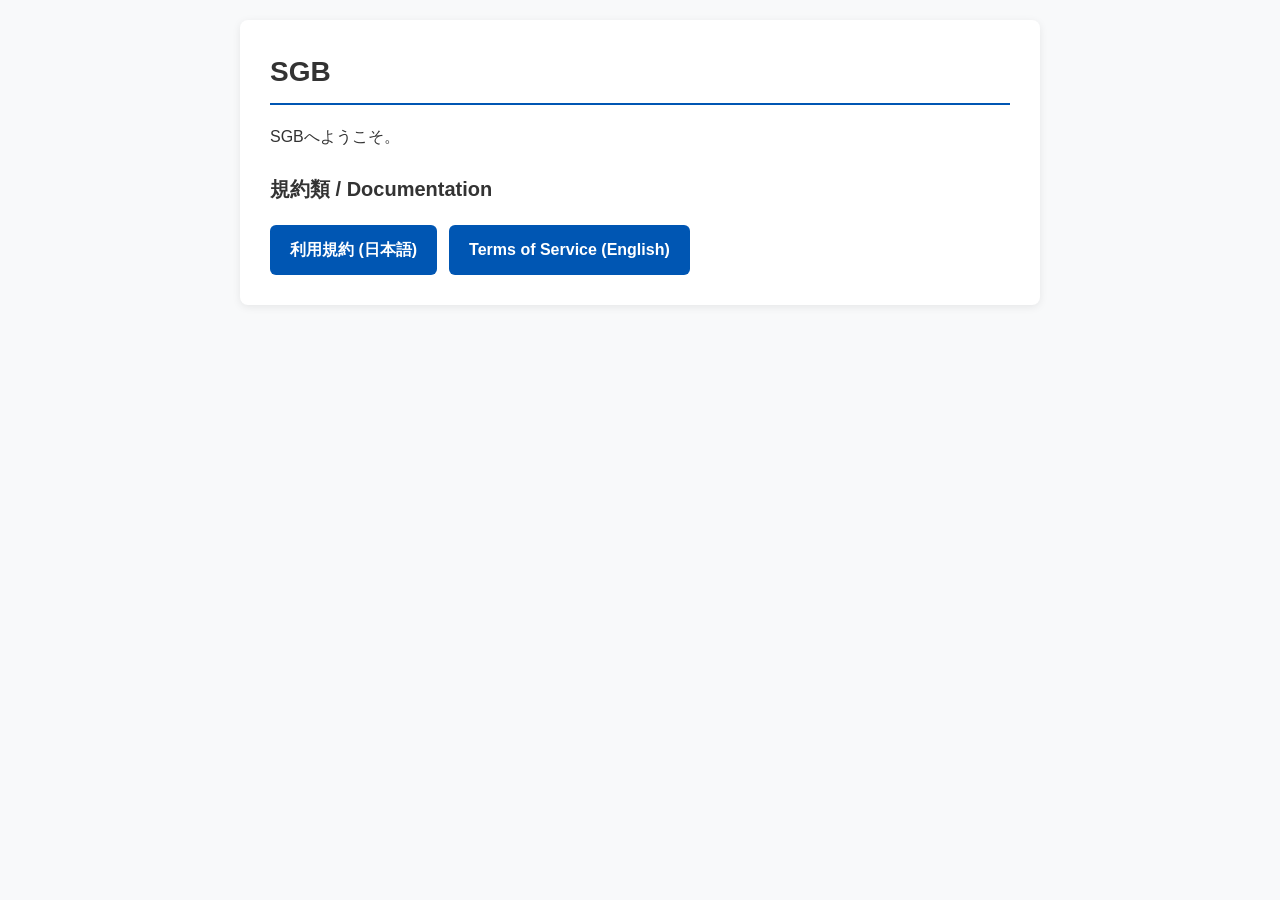
<file: index.html>
<!DOCTYPE html>
<html lang="ja">
<head>
    <meta charset="utf-8">
    <meta name="viewport" content="width=device-width, initial-scale=1.0">
    <title>SGB</title>
    <style>
        * {
            box-sizing: border-box;
        }
        body {
            font-family: -apple-system, BlinkMacSystemFont, "Segoe UI", Roboto, "Helvetica Neue", Arial, sans-serif;
            line-height: 1.6;
            margin: 0;
            padding: 20px;
            background-color: #f8f9fa;
            color: #333;
        }
        .container {
            max-width: 800px;
            width: 100%;
            margin: 0 auto;
            background: #ffffff;
            padding: 30px;
            border-radius: 8px;
            box-shadow: 0 2px 8px rgba(0,0,0,0.08);
        }
        h1 {
            border-bottom: 2px solid #0056b3;
            padding-bottom: 8px;
            margin-top: 0;
            font-size: 1.75rem;
        }
        h2 {
            font-size: 1.25rem;
            margin-top: 24px;
        }
        .nav-links {
            margin-top: 20px;
            display: flex;
            gap: 12px;
            flex-wrap: wrap;
        }
        .nav-button {
            display: inline-block;
            padding: 12px 20px;
            background-color: #0056b3;
            color: #ffffff;
            text-decoration: none;
            border-radius: 6px;
            font-weight: bold;
            text-align: center;
            transition: background-color 0.2s ease;
        }
        .nav-button:hover {
            background-color: #003d80;
        }

        /* モバイル対応（画面幅600px以下） */
        @media (max-width: 600px) {
            body {
                padding: 12px;
            }
            .container {
                padding: 20px 16px;
            }
            h1 {
                font-size: 1.5rem;
            }
            .nav-links {
                flex-direction: column;
                gap: 10px;
            }
            .nav-button {
                width: 100%;
                padding: 14px 16px;
            }
        }
    </style>
</head>
<body>

<div class="container">
    <h1>SGB</h1>
    <p>SGBへようこそ。</p>

    <h2>規約類 / Documentation</h2>
    <div class="nav-links">
        <a href="terms/" class="nav-button">利用規約 (日本語)</a>
        <a href="terms/en/" class="nav-button">Terms of Service (English)</a>
    </div>
</div>

</body>
</html>
</file>
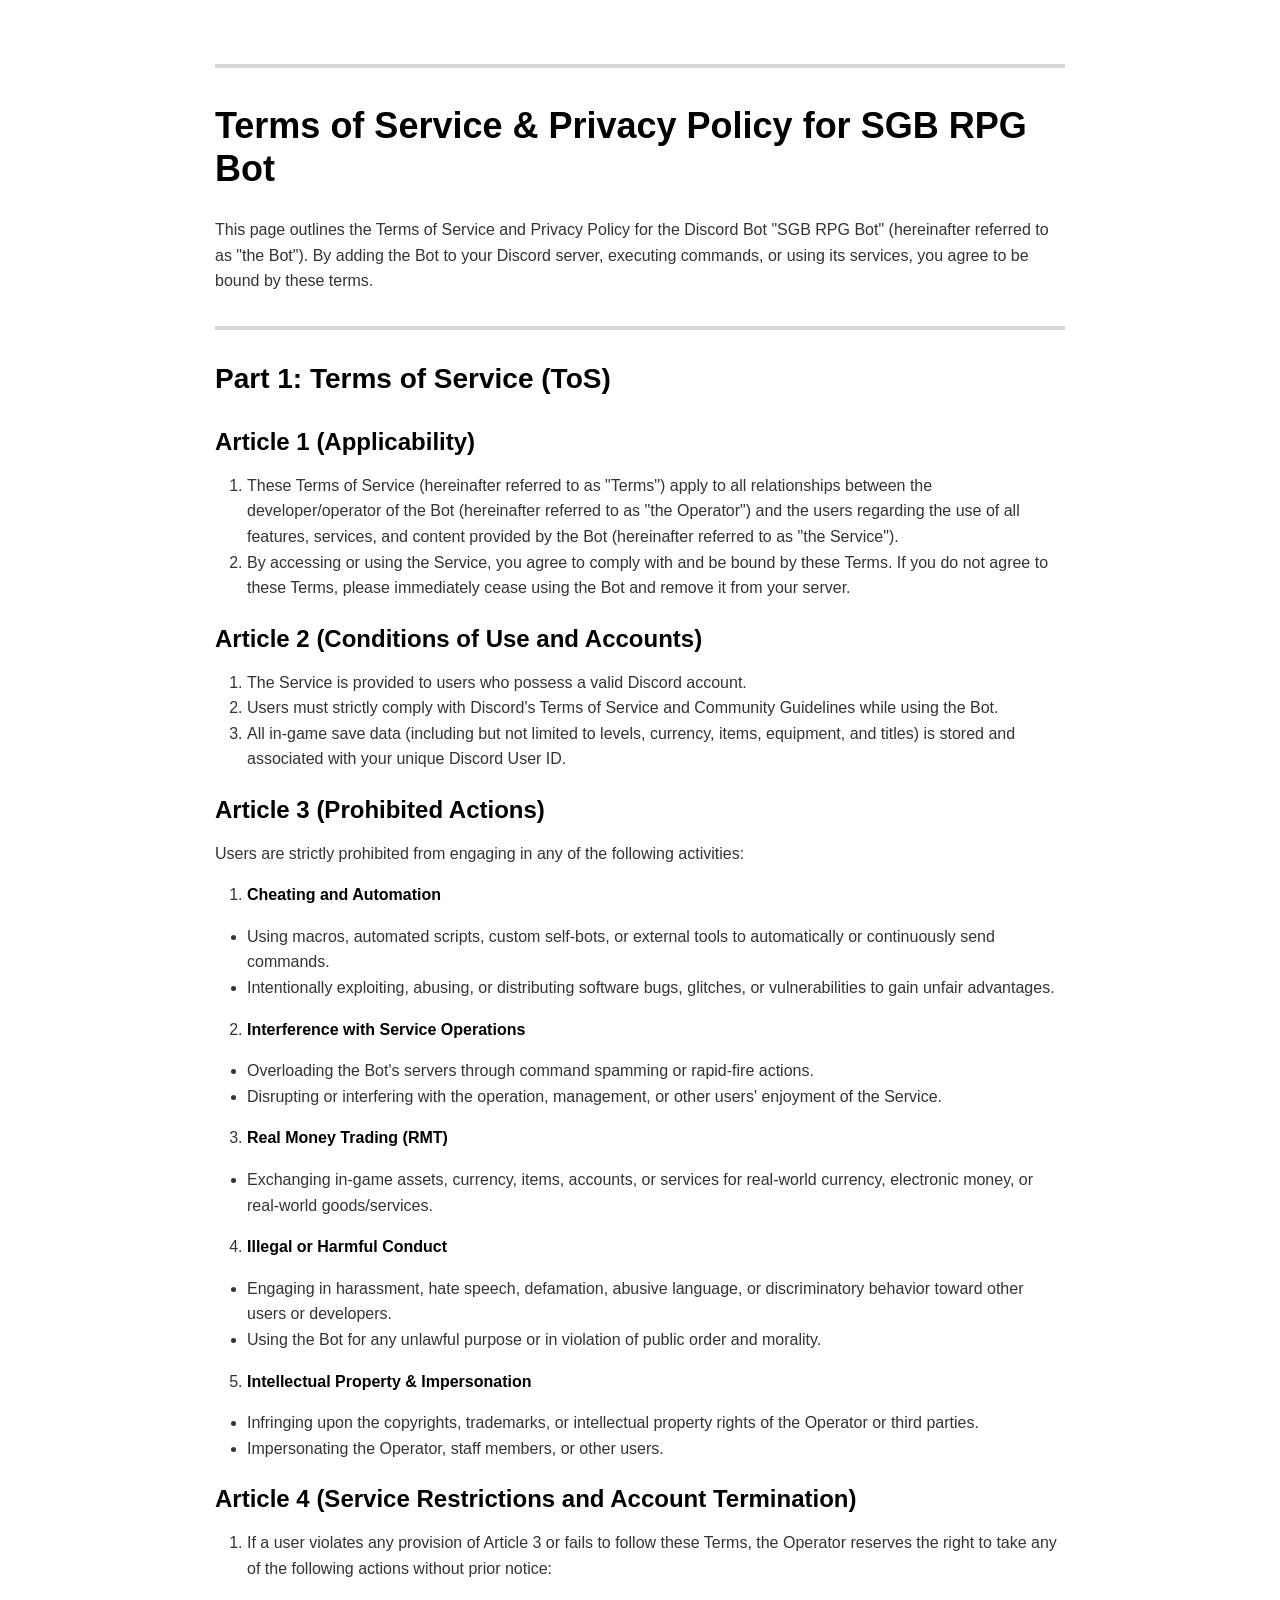
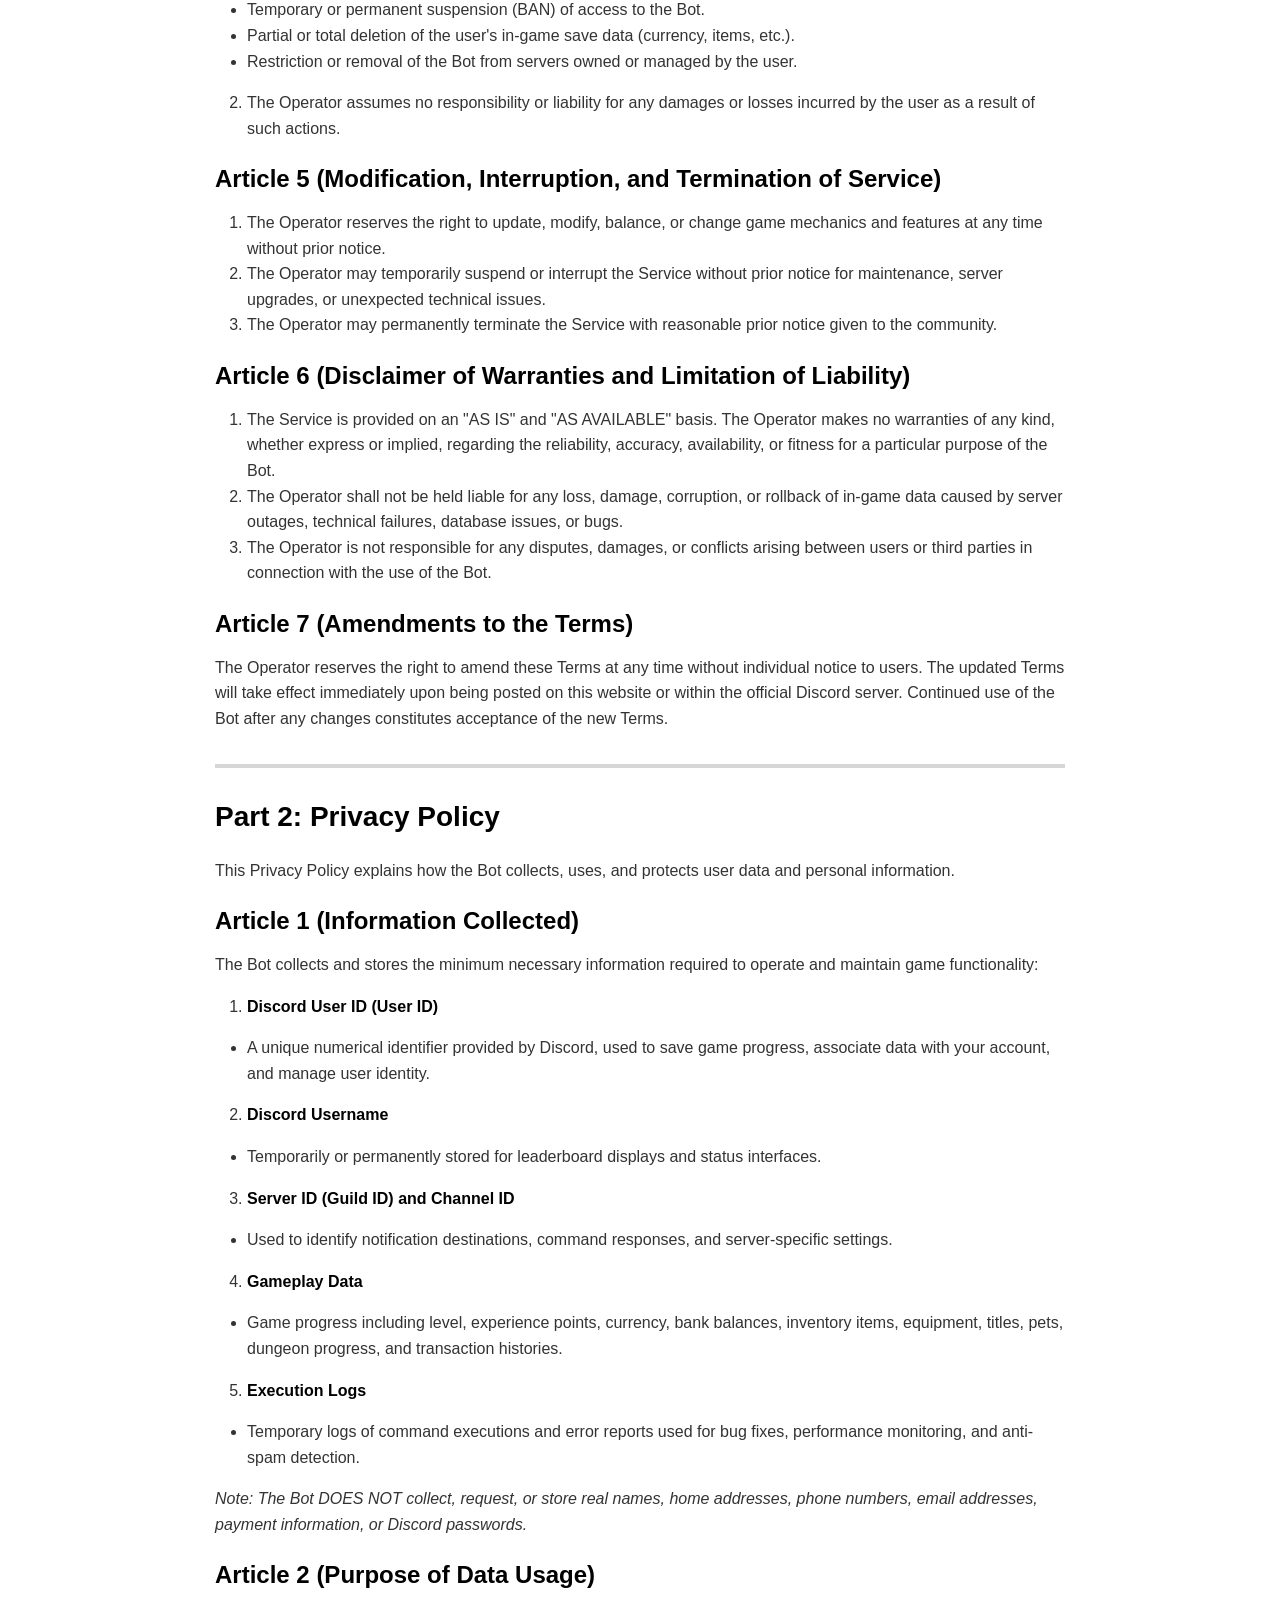
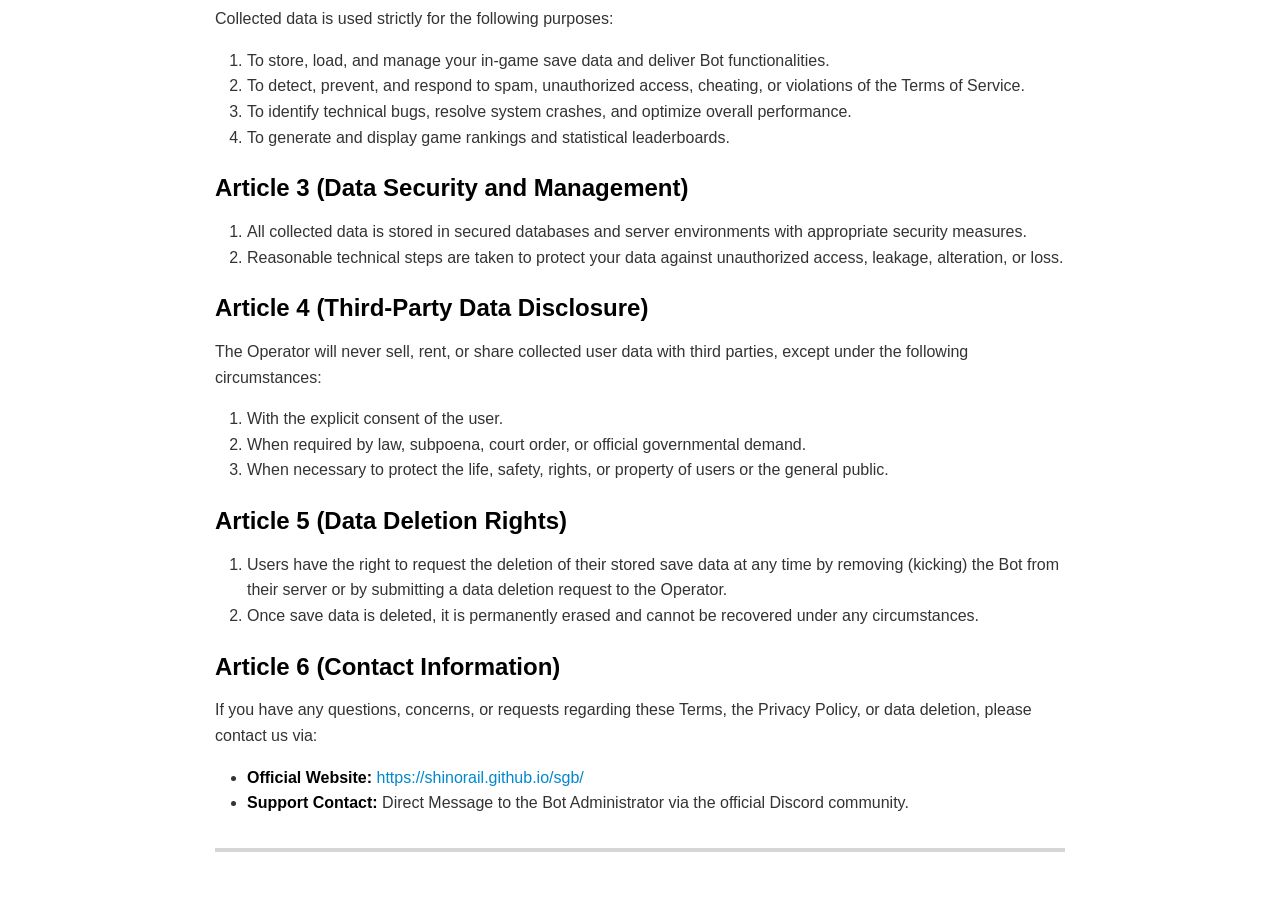
<file: terms/en/index.html>
<!DOCTYPE html><html><head>
      <title>terms</title>
      <meta charset="utf-8">
      <meta name="viewport" content="width=device-width, initial-scale=1.0">
      
      
      <style>
@font-face{font-display:block;font-family:KaTeX_AMS;font-style:normal;font-weight:400;src:url("[data-uri]") format("woff2")}@font-face{font-display:block;font-family:KaTeX_Caligraphic;font-style:normal;font-weight:700;src:url("[data-uri]") format("woff2")}@font-face{font-display:block;font-family:KaTeX_Caligraphic;font-style:normal;font-weight:400;src:url("[data-uri]") format("woff2")}@font-face{font-display:block;font-family:KaTeX_Fraktur;font-style:normal;font-weight:700;src:url("[data-uri]") format("woff2")}@font-face{font-display:block;font-family:KaTeX_Fraktur;font-style:normal;font-weight:400;src:url("[data-uri]") format("woff2")}@font-face{font-display:block;font-family:KaTeX_Main;font-style:normal;font-weight:700;src:url("[data-uri]") format("woff2")}@font-face{font-display:block;font-family:KaTeX_Main;font-style:italic;font-weight:700;src:url("[data-uri]") format("woff2")}@font-face{font-display:block;font-family:KaTeX_Main;font-style:italic;font-weight:400;src:url("[data-uri]") format("woff2")}@font-face{font-display:block;font-family:KaTeX_Main;font-style:normal;font-weight:400;src:url("[data-uri]") format("woff2")}@font-face{font-display:block;font-family:KaTeX_Math;font-style:italic;font-weight:700;src:url("[data-uri]") format("woff2")}@font-face{font-display:block;font-family:KaTeX_Math;font-style:italic;font-weight:400;src:url("[data-uri]") format("woff2")}@font-face{font-display:block;font-family:"KaTeX_SansSerif";font-style:normal;font-weight:700;src:url("[data-uri]") format("woff2")}@font-face{font-display:block;font-family:"KaTeX_SansSerif";font-style:italic;font-weight:400;src:url("[data-uri]") format("woff2")}@font-face{font-display:block;font-family:"KaTeX_SansSerif";font-style:normal;font-weight:400;src:url("[data-uri]") format("woff2")}@font-face{font-display:block;font-family:KaTeX_Script;font-style:normal;font-weight:400;src:url("[data-uri]") format("woff2")}@font-face{font-display:block;font-family:KaTeX_Size1;font-style:normal;font-weight:400;src:url("[data-uri]") format("woff2")}@font-face{font-display:block;font-family:KaTeX_Size2;font-style:normal;font-weight:400;src:url("[data-uri]") format("woff2")}@font-face{font-display:block;font-family:KaTeX_Size3;font-style:normal;font-weight:400;src:url("[data-uri]") format("woff2")}@font-face{font-display:block;font-family:KaTeX_Size4;font-style:normal;font-weight:400;src:url("[data-uri]") format("woff2")}@font-face{font-display:block;font-family:KaTeX_Typewriter;font-style:normal;font-weight:400;src:url("[data-uri]") format("woff2")}.katex{font:normal 1.21em KaTeX_Main,Times New Roman,serif;line-height:1.2;position:relative;text-indent:0;text-rendering:auto}.katex *{-ms-high-contrast-adjust:none!important;border-color:currentColor}.katex .katex-version:after{content:"0.16.47"}.katex .katex-mathml{border:0;-webkit-clip-path:inset(50%);clip-path:inset(50%);height:1px;overflow:hidden;padding:0;position:absolute;width:1px}.katex .katex-html>.newline{display:block}.katex .base{position:relative;white-space:nowrap;width:-webkit-min-content;width:-moz-min-content;width:min-content}.katex .base,.katex .strut{display:inline-block}.katex .textbf{font-weight:700}.katex .textit{font-style:italic}.katex .textrm{font-family:KaTeX_Main}.katex .textsf{font-family:KaTeX_SansSerif}.katex .texttt{font-family:KaTeX_Typewriter}.katex .mathnormal{font-family:KaTeX_Math;font-style:italic}.katex .mathit{font-family:KaTeX_Main;font-style:italic}.katex .mathrm{font-style:normal}.katex .mathbf{font-family:KaTeX_Main;font-weight:700}.katex .boldsymbol{font-family:KaTeX_Math;font-style:italic;font-weight:700}.katex .amsrm,.katex .mathbb,.katex .textbb{font-family:KaTeX_AMS}.katex .mathcal{font-family:KaTeX_Caligraphic}.katex .mathfrak,.katex .textfrak{font-family:KaTeX_Fraktur}.katex .mathboldfrak,.katex .textboldfrak{font-family:KaTeX_Fraktur;font-weight:700}.katex .mathtt{font-family:KaTeX_Typewriter}.katex .mathscr,.katex .textscr{font-family:KaTeX_Script}.katex .mathsf,.katex .textsf{font-family:KaTeX_SansSerif}.katex .mathboldsf,.katex .textboldsf{font-family:KaTeX_SansSerif;font-weight:700}.katex .mathitsf,.katex .mathsfit,.katex .textitsf{font-family:KaTeX_SansSerif;font-style:italic}.katex .mainrm{font-family:KaTeX_Main;font-style:normal}.katex .vlist-t{border-collapse:collapse;display:inline-table;table-layout:fixed}.katex .vlist-r{display:table-row}.katex .vlist{display:table-cell;position:relative;vertical-align:bottom}.katex .vlist>span{display:block;height:0;position:relative}.katex .vlist>span>span{display:inline-block}.katex .vlist>span>.pstrut{overflow:hidden;width:0}.katex .vlist-t2{margin-right:-2px}.katex .vlist-s{display:table-cell;font-size:1px;min-width:2px;vertical-align:bottom;width:2px}.katex .vbox{align-items:baseline;display:inline-flex;flex-direction:column}.katex .hbox{width:100%}.katex .hbox,.katex .thinbox{display:inline-flex;flex-direction:row}.katex .thinbox{max-width:0;width:0}.katex .msupsub{text-align:left}.katex .mfrac>span>span{text-align:center}.katex .mfrac .frac-line{border-bottom-style:solid;display:inline-block;width:100%}.katex .hdashline,.katex .hline,.katex .mfrac .frac-line,.katex .overline .overline-line,.katex .rule,.katex .underline .underline-line{min-height:1px}.katex .mspace{display:inline-block}.katex .smash{display:inline;line-height:0}.katex .clap,.katex .llap,.katex .rlap{position:relative;width:0}.katex .clap>.inner,.katex .llap>.inner,.katex .rlap>.inner{position:absolute}.katex .clap>.fix,.katex .llap>.fix,.katex .rlap>.fix{display:inline-block}.katex .llap>.inner{right:0}.katex .clap>.inner,.katex .rlap>.inner{left:0}.katex .clap>.inner>span{margin-left:-50%;margin-right:50%}.katex .rule{border:0 solid;display:inline-block;position:relative}.katex .hline,.katex .overline .overline-line,.katex .underline .underline-line{border-bottom-style:solid;display:inline-block;width:100%}.katex .hdashline{border-bottom-style:dashed;display:inline-block;width:100%}.katex .sqrt>.root{margin-left:.2777777778em;margin-right:-.5555555556em}.katex .fontsize-ensurer.reset-size1.size1,.katex .sizing.reset-size1.size1{font-size:1em}.katex .fontsize-ensurer.reset-size1.size2,.katex .sizing.reset-size1.size2{font-size:1.2em}.katex .fontsize-ensurer.reset-size1.size3,.katex .sizing.reset-size1.size3{font-size:1.4em}.katex .fontsize-ensurer.reset-size1.size4,.katex .sizing.reset-size1.size4{font-size:1.6em}.katex .fontsize-ensurer.reset-size1.size5,.katex .sizing.reset-size1.size5{font-size:1.8em}.katex .fontsize-ensurer.reset-size1.size6,.katex .sizing.reset-size1.size6{font-size:2em}.katex .fontsize-ensurer.reset-size1.size7,.katex .sizing.reset-size1.size7{font-size:2.4em}.katex .fontsize-ensurer.reset-size1.size8,.katex .sizing.reset-size1.size8{font-size:2.88em}.katex .fontsize-ensurer.reset-size1.size9,.katex .sizing.reset-size1.size9{font-size:3.456em}.katex .fontsize-ensurer.reset-size1.size10,.katex .sizing.reset-size1.size10{font-size:4.148em}.katex .fontsize-ensurer.reset-size1.size11,.katex .sizing.reset-size1.size11{font-size:4.976em}.katex .fontsize-ensurer.reset-size2.size1,.katex .sizing.reset-size2.size1{font-size:.8333333333em}.katex .fontsize-ensurer.reset-size2.size2,.katex .sizing.reset-size2.size2{font-size:1em}.katex .fontsize-ensurer.reset-size2.size3,.katex .sizing.reset-size2.size3{font-size:1.1666666667em}.katex .fontsize-ensurer.reset-size2.size4,.katex .sizing.reset-size2.size4{font-size:1.3333333333em}.katex .fontsize-ensurer.reset-size2.size5,.katex .sizing.reset-size2.size5{font-size:1.5em}.katex .fontsize-ensurer.reset-size2.size6,.katex .sizing.reset-size2.size6{font-size:1.6666666667em}.katex .fontsize-ensurer.reset-size2.size7,.katex .sizing.reset-size2.size7{font-size:2em}.katex .fontsize-ensurer.reset-size2.size8,.katex .sizing.reset-size2.size8{font-size:2.4em}.katex .fontsize-ensurer.reset-size2.size9,.katex .sizing.reset-size2.size9{font-size:2.88em}.katex .fontsize-ensurer.reset-size2.size10,.katex .sizing.reset-size2.size10{font-size:3.4566666667em}.katex .fontsize-ensurer.reset-size2.size11,.katex .sizing.reset-size2.size11{font-size:4.1466666667em}.katex .fontsize-ensurer.reset-size3.size1,.katex .sizing.reset-size3.size1{font-size:.7142857143em}.katex .fontsize-ensurer.reset-size3.size2,.katex .sizing.reset-size3.size2{font-size:.8571428571em}.katex .fontsize-ensurer.reset-size3.size3,.katex .sizing.reset-size3.size3{font-size:1em}.katex .fontsize-ensurer.reset-size3.size4,.katex .sizing.reset-size3.size4{font-size:1.1428571429em}.katex .fontsize-ensurer.reset-size3.size5,.katex .sizing.reset-size3.size5{font-size:1.2857142857em}.katex .fontsize-ensurer.reset-size3.size6,.katex .sizing.reset-size3.size6{font-size:1.4285714286em}.katex .fontsize-ensurer.reset-size3.size7,.katex .sizing.reset-size3.size7{font-size:1.7142857143em}.katex .fontsize-ensurer.reset-size3.size8,.katex .sizing.reset-size3.size8{font-size:2.0571428571em}.katex .fontsize-ensurer.reset-size3.size9,.katex .sizing.reset-size3.size9{font-size:2.4685714286em}.katex .fontsize-ensurer.reset-size3.size10,.katex .sizing.reset-size3.size10{font-size:2.9628571429em}.katex .fontsize-ensurer.reset-size3.size11,.katex .sizing.reset-size3.size11{font-size:3.5542857143em}.katex .fontsize-ensurer.reset-size4.size1,.katex .sizing.reset-size4.size1{font-size:.625em}.katex .fontsize-ensurer.reset-size4.size2,.katex .sizing.reset-size4.size2{font-size:.75em}.katex .fontsize-ensurer.reset-size4.size3,.katex .sizing.reset-size4.size3{font-size:.875em}.katex .fontsize-ensurer.reset-size4.size4,.katex .sizing.reset-size4.size4{font-size:1em}.katex .fontsize-ensurer.reset-size4.size5,.katex .sizing.reset-size4.size5{font-size:1.125em}.katex .fontsize-ensurer.reset-size4.size6,.katex .sizing.reset-size4.size6{font-size:1.25em}.katex .fontsize-ensurer.reset-size4.size7,.katex .sizing.reset-size4.size7{font-size:1.5em}.katex .fontsize-ensurer.reset-size4.size8,.katex .sizing.reset-size4.size8{font-size:1.8em}.katex .fontsize-ensurer.reset-size4.size9,.katex .sizing.reset-size4.size9{font-size:2.16em}.katex .fontsize-ensurer.reset-size4.size10,.katex .sizing.reset-size4.size10{font-size:2.5925em}.katex .fontsize-ensurer.reset-size4.size11,.katex .sizing.reset-size4.size11{font-size:3.11em}.katex .fontsize-ensurer.reset-size5.size1,.katex .sizing.reset-size5.size1{font-size:.5555555556em}.katex .fontsize-ensurer.reset-size5.size2,.katex .sizing.reset-size5.size2{font-size:.6666666667em}.katex .fontsize-ensurer.reset-size5.size3,.katex .sizing.reset-size5.size3{font-size:.7777777778em}.katex .fontsize-ensurer.reset-size5.size4,.katex .sizing.reset-size5.size4{font-size:.8888888889em}.katex .fontsize-ensurer.reset-size5.size5,.katex .sizing.reset-size5.size5{font-size:1em}.katex .fontsize-ensurer.reset-size5.size6,.katex .sizing.reset-size5.size6{font-size:1.1111111111em}.katex .fontsize-ensurer.reset-size5.size7,.katex .sizing.reset-size5.size7{font-size:1.3333333333em}.katex .fontsize-ensurer.reset-size5.size8,.katex .sizing.reset-size5.size8{font-size:1.6em}.katex .fontsize-ensurer.reset-size5.size9,.katex .sizing.reset-size5.size9{font-size:1.92em}.katex .fontsize-ensurer.reset-size5.size10,.katex .sizing.reset-size5.size10{font-size:2.3044444444em}.katex .fontsize-ensurer.reset-size5.size11,.katex .sizing.reset-size5.size11{font-size:2.7644444444em}.katex .fontsize-ensurer.reset-size6.size1,.katex .sizing.reset-size6.size1{font-size:.5em}.katex .fontsize-ensurer.reset-size6.size2,.katex .sizing.reset-size6.size2{font-size:.6em}.katex .fontsize-ensurer.reset-size6.size3,.katex .sizing.reset-size6.size3{font-size:.7em}.katex .fontsize-ensurer.reset-size6.size4,.katex .sizing.reset-size6.size4{font-size:.8em}.katex .fontsize-ensurer.reset-size6.size5,.katex .sizing.reset-size6.size5{font-size:.9em}.katex .fontsize-ensurer.reset-size6.size6,.katex .sizing.reset-size6.size6{font-size:1em}.katex .fontsize-ensurer.reset-size6.size7,.katex .sizing.reset-size6.size7{font-size:1.2em}.katex .fontsize-ensurer.reset-size6.size8,.katex .sizing.reset-size6.size8{font-size:1.44em}.katex .fontsize-ensurer.reset-size6.size9,.katex .sizing.reset-size6.size9{font-size:1.728em}.katex .fontsize-ensurer.reset-size6.size10,.katex .sizing.reset-size6.size10{font-size:2.074em}.katex .fontsize-ensurer.reset-size6.size11,.katex .sizing.reset-size6.size11{font-size:2.488em}.katex .fontsize-ensurer.reset-size7.size1,.katex .sizing.reset-size7.size1{font-size:.4166666667em}.katex .fontsize-ensurer.reset-size7.size2,.katex .sizing.reset-size7.size2{font-size:.5em}.katex .fontsize-ensurer.reset-size7.size3,.katex .sizing.reset-size7.size3{font-size:.5833333333em}.katex .fontsize-ensurer.reset-size7.size4,.katex .sizing.reset-size7.size4{font-size:.6666666667em}.katex .fontsize-ensurer.reset-size7.size5,.katex .sizing.reset-size7.size5{font-size:.75em}.katex .fontsize-ensurer.reset-size7.size6,.katex .sizing.reset-size7.size6{font-size:.8333333333em}.katex .fontsize-ensurer.reset-size7.size7,.katex .sizing.reset-size7.size7{font-size:1em}.katex .fontsize-ensurer.reset-size7.size8,.katex .sizing.reset-size7.size8{font-size:1.2em}.katex .fontsize-ensurer.reset-size7.size9,.katex .sizing.reset-size7.size9{font-size:1.44em}.katex .fontsize-ensurer.reset-size7.size10,.katex .sizing.reset-size7.size10{font-size:1.7283333333em}.katex .fontsize-ensurer.reset-size7.size11,.katex .sizing.reset-size7.size11{font-size:2.0733333333em}.katex .fontsize-ensurer.reset-size8.size1,.katex .sizing.reset-size8.size1{font-size:.3472222222em}.katex .fontsize-ensurer.reset-size8.size2,.katex .sizing.reset-size8.size2{font-size:.4166666667em}.katex .fontsize-ensurer.reset-size8.size3,.katex .sizing.reset-size8.size3{font-size:.4861111111em}.katex .fontsize-ensurer.reset-size8.size4,.katex .sizing.reset-size8.size4{font-size:.5555555556em}.katex .fontsize-ensurer.reset-size8.size5,.katex .sizing.reset-size8.size5{font-size:.625em}.katex .fontsize-ensurer.reset-size8.size6,.katex .sizing.reset-size8.size6{font-size:.6944444444em}.katex .fontsize-ensurer.reset-size8.size7,.katex .sizing.reset-size8.size7{font-size:.8333333333em}.katex .fontsize-ensurer.reset-size8.size8,.katex .sizing.reset-size8.size8{font-size:1em}.katex .fontsize-ensurer.reset-size8.size9,.katex .sizing.reset-size8.size9{font-size:1.2em}.katex .fontsize-ensurer.reset-size8.size10,.katex .sizing.reset-size8.size10{font-size:1.4402777778em}.katex .fontsize-ensurer.reset-size8.size11,.katex .sizing.reset-size8.size11{font-size:1.7277777778em}.katex .fontsize-ensurer.reset-size9.size1,.katex .sizing.reset-size9.size1{font-size:.2893518519em}.katex .fontsize-ensurer.reset-size9.size2,.katex .sizing.reset-size9.size2{font-size:.3472222222em}.katex .fontsize-ensurer.reset-size9.size3,.katex .sizing.reset-size9.size3{font-size:.4050925926em}.katex .fontsize-ensurer.reset-size9.size4,.katex .sizing.reset-size9.size4{font-size:.462962963em}.katex .fontsize-ensurer.reset-size9.size5,.katex .sizing.reset-size9.size5{font-size:.5208333333em}.katex .fontsize-ensurer.reset-size9.size6,.katex .sizing.reset-size9.size6{font-size:.5787037037em}.katex .fontsize-ensurer.reset-size9.size7,.katex .sizing.reset-size9.size7{font-size:.6944444444em}.katex .fontsize-ensurer.reset-size9.size8,.katex .sizing.reset-size9.size8{font-size:.8333333333em}.katex .fontsize-ensurer.reset-size9.size9,.katex .sizing.reset-size9.size9{font-size:1em}.katex .fontsize-ensurer.reset-size9.size10,.katex .sizing.reset-size9.size10{font-size:1.2002314815em}.katex .fontsize-ensurer.reset-size9.size11,.katex .sizing.reset-size9.size11{font-size:1.4398148148em}.katex .fontsize-ensurer.reset-size10.size1,.katex .sizing.reset-size10.size1{font-size:.2410800386em}.katex .fontsize-ensurer.reset-size10.size2,.katex .sizing.reset-size10.size2{font-size:.2892960463em}.katex .fontsize-ensurer.reset-size10.size3,.katex .sizing.reset-size10.size3{font-size:.337512054em}.katex .fontsize-ensurer.reset-size10.size4,.katex .sizing.reset-size10.size4{font-size:.3857280617em}.katex .fontsize-ensurer.reset-size10.size5,.katex .sizing.reset-size10.size5{font-size:.4339440694em}.katex .fontsize-ensurer.reset-size10.size6,.katex .sizing.reset-size10.size6{font-size:.4821600771em}.katex .fontsize-ensurer.reset-size10.size7,.katex .sizing.reset-size10.size7{font-size:.5785920926em}.katex .fontsize-ensurer.reset-size10.size8,.katex .sizing.reset-size10.size8{font-size:.6943105111em}.katex .fontsize-ensurer.reset-size10.size9,.katex .sizing.reset-size10.size9{font-size:.8331726133em}.katex .fontsize-ensurer.reset-size10.size10,.katex .sizing.reset-size10.size10{font-size:1em}.katex .fontsize-ensurer.reset-size10.size11,.katex .sizing.reset-size10.size11{font-size:1.1996142719em}.katex .fontsize-ensurer.reset-size11.size1,.katex .sizing.reset-size11.size1{font-size:.2009646302em}.katex .fontsize-ensurer.reset-size11.size2,.katex .sizing.reset-size11.size2{font-size:.2411575563em}.katex .fontsize-ensurer.reset-size11.size3,.katex .sizing.reset-size11.size3{font-size:.2813504823em}.katex .fontsize-ensurer.reset-size11.size4,.katex .sizing.reset-size11.size4{font-size:.3215434084em}.katex .fontsize-ensurer.reset-size11.size5,.katex .sizing.reset-size11.size5{font-size:.3617363344em}.katex .fontsize-ensurer.reset-size11.size6,.katex .sizing.reset-size11.size6{font-size:.4019292605em}.katex .fontsize-ensurer.reset-size11.size7,.katex .sizing.reset-size11.size7{font-size:.4823151125em}.katex .fontsize-ensurer.reset-size11.size8,.katex .sizing.reset-size11.size8{font-size:.578778135em}.katex .fontsize-ensurer.reset-size11.size9,.katex .sizing.reset-size11.size9{font-size:.6945337621em}.katex .fontsize-ensurer.reset-size11.size10,.katex .sizing.reset-size11.size10{font-size:.8336012862em}.katex .fontsize-ensurer.reset-size11.size11,.katex .sizing.reset-size11.size11{font-size:1em}.katex .delimsizing.size1{font-family:KaTeX_Size1}.katex .delimsizing.size2{font-family:KaTeX_Size2}.katex .delimsizing.size3{font-family:KaTeX_Size3}.katex .delimsizing.size4{font-family:KaTeX_Size4}.katex .delimsizing.mult .delim-size1>span{font-family:KaTeX_Size1}.katex .delimsizing.mult .delim-size4>span{font-family:KaTeX_Size4}.katex .nulldelimiter{display:inline-block;width:.12em}.katex .delimcenter,.katex .op-symbol{position:relative}.katex .op-symbol.small-op{font-family:KaTeX_Size1}.katex .op-symbol.large-op{font-family:KaTeX_Size2}.katex .accent>.vlist-t,.katex .op-limits>.vlist-t{text-align:center}.katex .accent .accent-body{position:relative}.katex .accent .accent-body:not(.accent-full){width:0}.katex .overlay{display:block}.katex .mtable .vertical-separator{display:inline-block;min-width:1px}.katex .mtable .arraycolsep{display:inline-block}.katex .mtable .col-align-c>.vlist-t{text-align:center}.katex .mtable .col-align-l>.vlist-t{text-align:left}.katex .mtable .col-align-r>.vlist-t{text-align:right}.katex .svg-align{text-align:left}.katex svg{fill:currentColor;stroke:currentColor;display:block;height:inherit;position:absolute;width:100%}.katex svg path{stroke:none}.katex svg{fill-rule:nonzero;fill-opacity:1;stroke-width:1;stroke-linecap:butt;stroke-linejoin:miter;stroke-miterlimit:4;stroke-dasharray:none;stroke-dashoffset:0;stroke-opacity:1}.katex img{border-style:none;max-height:none;max-width:none;min-height:0;min-width:0}.katex .stretchy{display:block;overflow:hidden;position:relative;width:100%}.katex .stretchy:after,.katex .stretchy:before{content:""}.katex .hide-tail{overflow:hidden;position:relative;width:100%}.katex .halfarrow-left{left:0;overflow:hidden;position:absolute;width:50.2%}.katex .halfarrow-right{overflow:hidden;position:absolute;right:0;width:50.2%}.katex .brace-left{left:0;overflow:hidden;position:absolute;width:25.1%}.katex .brace-center{left:25%;overflow:hidden;position:absolute;width:50%}.katex .brace-right{overflow:hidden;position:absolute;right:0;width:25.1%}.katex .x-arrow-pad{padding:0 .5em}.katex .cd-arrow-pad{padding:0 .55556em 0 .27778em}.katex .mover,.katex .munder,.katex .x-arrow{text-align:center}.katex .boxpad{padding:0 .3em}.katex .fbox,.katex .fcolorbox{border:.04em solid;box-sizing:border-box}.katex .cancel-pad{padding:0 .2em}.katex .cancel-lap{margin-left:-.2em;margin-right:-.2em}.katex .sout{border-bottom-style:solid;border-bottom-width:.08em}.katex .angl{border-right:.049em solid;border-top:.049em solid;box-sizing:border-box;margin-right:.03889em}.katex .anglpad{padding:0 .03889em}.katex .eqn-num:before{content:"(" counter(katexEqnNo) ")";counter-increment:katexEqnNo}.katex .mml-eqn-num:before{content:"(" counter(mmlEqnNo) ")";counter-increment:mmlEqnNo}.katex .mtr-glue{width:50%}.katex .cd-vert-arrow{display:inline-block;position:relative}.katex .cd-label-left{display:inline-block;position:absolute;right:calc(50% + .3em);text-align:left}.katex .cd-label-right{display:inline-block;left:calc(50% + .3em);position:absolute;text-align:right}.katex-display{display:block;margin:1em 0;text-align:center}.katex-display>.katex{display:block;text-align:center;white-space:nowrap}.katex-display>.katex>.katex-html{display:block;position:relative}.katex-display>.katex>.katex-html>.tag{position:absolute;right:0}.katex-display.leqno>.katex>.katex-html>.tag{left:0;right:auto}.katex-display.fleqn>.katex{padding-left:2em;text-align:left}body{counter-reset:katexEqnNo mmlEqnNo}

</style>
      
      
      
      
      
      
      
      <style>
      code[class*=language-],pre[class*=language-]{color:#333;background:0 0;font-family:Consolas,"Liberation Mono",Menlo,Courier,monospace;text-align:left;white-space:pre;word-spacing:normal;word-break:normal;word-wrap:normal;line-height:1.4;-moz-tab-size:8;-o-tab-size:8;tab-size:8;-webkit-hyphens:none;-moz-hyphens:none;-ms-hyphens:none;hyphens:none}pre[class*=language-]{padding:.8em;overflow:auto;border-radius:3px;background:#f5f5f5}:not(pre)>code[class*=language-]{padding:.1em;border-radius:.3em;white-space:normal;background:#f5f5f5}.token.blockquote,.token.comment{color:#969896}.token.cdata{color:#183691}.token.doctype,.token.macro.property,.token.punctuation,.token.variable{color:#333}.token.builtin,.token.important,.token.keyword,.token.operator,.token.rule{color:#a71d5d}.token.attr-value,.token.regex,.token.string,.token.url{color:#183691}.token.atrule,.token.boolean,.token.code,.token.command,.token.constant,.token.entity,.token.number,.token.property,.token.symbol{color:#0086b3}.token.prolog,.token.selector,.token.tag{color:#63a35c}.token.attr-name,.token.class,.token.class-name,.token.function,.token.id,.token.namespace,.token.pseudo-class,.token.pseudo-element,.token.url-reference .token.variable{color:#795da3}.token.entity{cursor:help}.token.title,.token.title .token.punctuation{font-weight:700;color:#1d3e81}.token.list{color:#ed6a43}.token.inserted{background-color:#eaffea;color:#55a532}.token.deleted{background-color:#ffecec;color:#bd2c00}.token.bold{font-weight:700}.token.italic{font-style:italic}.language-json .token.property{color:#183691}.language-markup .token.tag .token.punctuation{color:#333}.language-css .token.function,code.language-css{color:#0086b3}.language-yaml .token.atrule{color:#63a35c}code.language-yaml{color:#183691}.language-ruby .token.function{color:#333}.language-markdown .token.url{color:#795da3}.language-makefile .token.symbol{color:#795da3}.language-makefile .token.variable{color:#183691}.language-makefile .token.builtin{color:#0086b3}.language-bash .token.keyword{color:#0086b3}pre[data-line]{position:relative;padding:1em 0 1em 3em}pre[data-line] .line-highlight-wrapper{position:absolute;top:0;left:0;background-color:transparent;display:block;width:100%}pre[data-line] .line-highlight{position:absolute;left:0;right:0;padding:inherit 0;margin-top:1em;background:hsla(24,20%,50%,.08);background:linear-gradient(to right,hsla(24,20%,50%,.1) 70%,hsla(24,20%,50%,0));pointer-events:none;line-height:inherit;white-space:pre}pre[data-line] .line-highlight:before,pre[data-line] .line-highlight[data-end]:after{content:attr(data-start);position:absolute;top:.4em;left:.6em;min-width:1em;padding:0 .5em;background-color:hsla(24,20%,50%,.4);color:#f4f1ef;font:bold 65%/1.5 sans-serif;text-align:center;vertical-align:.3em;border-radius:999px;text-shadow:none;box-shadow:0 1px #fff}pre[data-line] .line-highlight[data-end]:after{content:attr(data-end);top:auto;bottom:.4em}html body{font-family:'Helvetica Neue',Helvetica,'Segoe UI',Arial,freesans,sans-serif;font-size:16px;line-height:1.6;color:#333;background-color:#fff;overflow:initial;box-sizing:border-box;word-wrap:break-word}html body>:first-child{margin-top:0}html body h1,html body h2,html body h3,html body h4,html body h5,html body h6{line-height:1.2;margin-top:1em;margin-bottom:16px;color:#000}html body h1{font-size:2.25em;font-weight:300;padding-bottom:.3em}html body h2{font-size:1.75em;font-weight:400;padding-bottom:.3em}html body h3{font-size:1.5em;font-weight:500}html body h4{font-size:1.25em;font-weight:600}html body h5{font-size:1.1em;font-weight:600}html body h6{font-size:1em;font-weight:600}html body h1,html body h2,html body h3,html body h4,html body h5{font-weight:600}html body h5{font-size:1em}html body h6{color:#5c5c5c}html body strong{color:#000}html body del{color:#5c5c5c}html body a:not([href]){color:inherit;text-decoration:none}html body a{color:#08c;text-decoration:none}html body a:hover{color:#00a3f5;text-decoration:none}html body img{max-width:100%}html body>p{margin-top:0;margin-bottom:16px;word-wrap:break-word}html body>ol,html body>ul{margin-bottom:16px}html body ol,html body ul{padding-left:2em}html body ol.no-list,html body ul.no-list{padding:0;list-style-type:none}html body ol ol,html body ol ul,html body ul ol,html body ul ul{margin-top:0;margin-bottom:0}html body li{margin-bottom:0}html body li.task-list-item{list-style:none}html body li>p{margin-top:0;margin-bottom:0}html body .task-list-item-checkbox{margin:0 .2em .25em -1.8em;vertical-align:middle}html body .task-list-item-checkbox:hover{cursor:pointer}html body blockquote{margin:16px 0;font-size:inherit;padding:0 15px;color:#5c5c5c;background-color:#f0f0f0;border-left:4px solid #d6d6d6}html body blockquote>:first-child{margin-top:0}html body blockquote>:last-child{margin-bottom:0}html body hr{height:4px;margin:32px 0;background-color:#d6d6d6;border:0 none}html body table{margin:10px 0 15px 0;border-collapse:collapse;border-spacing:0;display:block;width:100%;overflow:auto;word-break:normal;word-break:keep-all}html body table th{font-weight:700;color:#000}html body table td,html body table th{border:1px solid #d6d6d6;padding:6px 13px}html body dl{padding:0}html body dl dt{padding:0;margin-top:16px;font-size:1em;font-style:italic;font-weight:700}html body dl dd{padding:0 16px;margin-bottom:16px}html body code{font-family:Menlo,Monaco,Consolas,'Courier New',monospace;font-size:.85em;color:#000;background-color:#f0f0f0;border-radius:3px;padding:.2em 0}html body code::after,html body code::before{letter-spacing:-.2em;content:'\00a0'}html body pre>code{padding:0;margin:0;word-break:normal;white-space:pre;background:0 0;border:0}html body .highlight{margin-bottom:16px}html body .highlight pre,html body pre{padding:1em;overflow:auto;line-height:1.45;border:#d6d6d6;border-radius:3px}html body .highlight pre{margin-bottom:0;word-break:normal}html body pre code,html body pre tt{display:inline;max-width:initial;padding:0;margin:0;overflow:initial;line-height:inherit;word-wrap:normal;background-color:transparent;border:0}html body pre code:after,html body pre code:before,html body pre tt:after,html body pre tt:before{content:normal}html body blockquote,html body dl,html body ol,html body p,html body pre,html body ul{margin-top:0;margin-bottom:16px}html body kbd{color:#000;border:1px solid #d6d6d6;border-bottom:2px solid #c7c7c7;padding:2px 4px;background-color:#f0f0f0;border-radius:3px}@media print{html body{background-color:#fff}html body h1,html body h2,html body h3,html body h4,html body h5,html body h6{color:#000;page-break-after:avoid}html body blockquote{color:#5c5c5c}html body pre{page-break-inside:avoid}html body table{display:table}html body img{display:block;max-width:100%;max-height:100%}html body code,html body pre{word-wrap:break-word;white-space:pre}}.markdown-preview{width:100%;height:100%;box-sizing:border-box}.markdown-preview ul{list-style:disc}.markdown-preview ul ul{list-style:circle}.markdown-preview ul ul ul{list-style:square}.markdown-preview ol{list-style:decimal}.markdown-preview ol ol,.markdown-preview ul ol{list-style-type:lower-roman}.markdown-preview ol ol ol,.markdown-preview ol ul ol,.markdown-preview ul ol ol,.markdown-preview ul ul ol{list-style-type:lower-alpha}.markdown-preview .newpage,.markdown-preview .pagebreak{page-break-before:always}.markdown-preview pre.line-numbers{position:relative;padding-left:3.8em;counter-reset:linenumber}.markdown-preview pre.line-numbers>code{position:relative}.markdown-preview pre.line-numbers .line-numbers-rows{position:absolute;pointer-events:none;top:1em;font-size:100%;left:0;width:3em;letter-spacing:-1px;border-right:1px solid #999;-webkit-user-select:none;-moz-user-select:none;-ms-user-select:none;user-select:none}.markdown-preview pre.line-numbers .line-numbers-rows>span{pointer-events:none;display:block;counter-increment:linenumber}.markdown-preview pre.line-numbers .line-numbers-rows>span:before{content:counter(linenumber);color:#999;display:block;padding-right:.8em;text-align:right}.markdown-preview pre[data-line]{position:relative;padding:1em 0 1em 3em!important}.markdown-preview pre[data-line]>code{position:relative;z-index:1}.markdown-preview pre[data-line] .line-numbers-rows{z-index:1}.markdown-preview pre[data-line] .line-highlight-wrapper{position:absolute;top:0;left:0;background-color:transparent;pointer-events:none;display:block;width:100%}.markdown-preview pre[data-line] .line-highlight{position:absolute;left:0;right:0;padding:inherit 0;margin-top:1em;background:hsla(24,20%,50%,.08);background:var(--line-highlight-background,linear-gradient(to right,hsla(24,20%,50%,.1) 70%,hsla(24,20%,50%,0)));line-height:inherit;white-space:pre}.markdown-preview pre[data-line] .line-highlight:before,.markdown-preview pre[data-line] .line-highlight[data-end]:after{content:attr(data-start);position:absolute;top:.4em;left:.6em;min-width:1em;padding:0 .5em;background-color:hsla(24,20%,50%,.4);color:#f4f1ef;font:bold 65%/1.5 sans-serif;text-align:center;vertical-align:.3em;border-radius:999px;text-shadow:none}.markdown-preview pre[data-line] .line-highlight[data-end]:after{content:attr(data-end);top:auto;bottom:.4em}.markdown-preview .mathjax-exps .MathJax_Display{text-align:center!important}.markdown-preview:not([data-for=preview]) .code-chunk .code-chunk-btn-group{display:none}.markdown-preview:not([data-for=preview]) .code-chunk .status{display:none}.markdown-preview:not([data-for=preview]) .code-chunk .output-div{margin-bottom:16px}.markdown-preview .md-toc{padding:0}.markdown-preview .md-toc .md-toc-details{margin:0;padding:0;border:none}.markdown-preview .md-toc ol.md-toc-ol{margin:0;padding-left:1.6em}.markdown-preview .md-toc summary.md-toc-link-wrapper{cursor:pointer;list-style-position:outside}.markdown-preview .md-toc summary.md-toc-link-wrapper::marker{font-size:.85em}.markdown-preview .md-toc .md-toc-link-wrapper .md-toc-link{display:inline;padding:.25rem 0}.markdown-preview .md-toc .md-toc-link-wrapper .md-toc-link div,.markdown-preview .md-toc .md-toc-link-wrapper .md-toc-link p{display:inline}.markdown-preview .md-toc .md-toc-link-wrapper.highlighted .md-toc-link{font-weight:800}.markdown-preview .md-toc .md-toc-link-wrapper[data-level='0']{margin-left:12px}.markdown-preview .md-toc .md-toc-link-wrapper[data-level='1']{margin-left:28px}.markdown-preview .md-toc .md-toc-link-wrapper[data-level='2']{margin-left:44px}.markdown-preview .md-toc .md-toc-link-wrapper[data-level='3']{margin-left:60px}.markdown-preview .md-toc .md-toc-link-wrapper[data-level='4']{margin-left:76px}.markdown-preview .md-toc .md-toc-link-wrapper[data-level='5']{margin-left:80px}.markdown-preview a.tag,.markdown-preview a.tag:active,.markdown-preview a.tag:link,.markdown-preview a.tag:visited,.markdown-preview span.tag:not(.token){display:inline-block;background-color:var(--vscode-badge-background,rgba(127,127,127,.18));color:var(--vscode-badge-foreground,currentColor);border-radius:2em;font-size:.85em;font-weight:500;padding:.05em .55em;line-height:1.5;white-space:nowrap;text-decoration:none;text-shadow:none;box-shadow:none;transition:background-color .12s ease,opacity .12s ease}.markdown-preview a.tag{cursor:pointer}.markdown-preview a.tag:focus,.markdown-preview a.tag:hover{background-color:var(--vscode-badge-background,rgba(127,127,127,.32));color:var(--vscode-badge-foreground,currentColor);opacity:.85;text-decoration:none;outline:0}.markdown-preview .wikilink-embed-content{border-left:3px solid var(--vscode-textBlockQuote-border,rgba(128,128,128,.3));background:var(--vscode-textBlockQuote-background,rgba(128,128,128,.05));margin:.5em 0;padding:.5em .75em;border-radius:0 3px 3px 0}.markdown-preview .wikilink-embed-content.wikilink-embed-error{border-left-color:var(--vscode-errorForeground,#cf222e);color:var(--vscode-errorForeground,#cf222e);font-style:italic;opacity:.8}.markdown-preview .wikilink-embed-content h1:first-child,.markdown-preview .wikilink-embed-content h2:first-child,.markdown-preview .wikilink-embed-content h3:first-child,.markdown-preview .wikilink-embed-content h4:first-child,.markdown-preview .wikilink-embed-content h5:first-child,.markdown-preview .wikilink-embed-content h6:first-child{margin-top:.25em}.markdown-preview .wikilink-embed-content .wikilink-embed-content{margin:.25em 0;padding:.25em .5em}.markdown-preview .block-id{display:none}.scrollbar-style::-webkit-scrollbar{width:8px}.scrollbar-style::-webkit-scrollbar-track{border-radius:10px;background-color:transparent}.scrollbar-style::-webkit-scrollbar-thumb{border-radius:5px;background-color:var(--vscode-scrollbarSlider-background,rgba(150,150,150,.66));border:4px solid var(--vscode-scrollbarSlider-background,rgba(150,150,150,.66));background-clip:content-box}.scrollbar-style::-webkit-scrollbar-thumb:hover{background-color:var(--vscode-scrollbarSlider-hoverBackground,rgba(120,120,120,.66))}html body[for=html-export]:not([data-presentation-mode]){position:relative;width:100%;height:100%;top:0;left:0;margin:0;padding:0;overflow:auto}html body[for=html-export]:not([data-presentation-mode]) .markdown-preview{position:relative;top:0;min-height:100vh}@media screen and (min-width:914px){html body[for=html-export]:not([data-presentation-mode]) .markdown-preview{padding:2em calc(50% - 457px + 2em)}}@media screen and (max-width:914px){html body[for=html-export]:not([data-presentation-mode]) .markdown-preview{padding:2em}}@media screen and (max-width:450px){html body[for=html-export]:not([data-presentation-mode]) .markdown-preview{font-size:14px!important;padding:1em}}@media print{html body[for=html-export]:not([data-presentation-mode]) #sidebar-toc-btn{display:none}}html body[for=html-export]:not([data-presentation-mode]) #sidebar-toc-btn{position:fixed;bottom:8px;left:8px;font-size:28px;cursor:pointer;color:inherit;z-index:99;width:32px;text-align:center;opacity:.4}html body[for=html-export]:not([data-presentation-mode])[html-show-sidebar-toc] #sidebar-toc-btn{opacity:1}html body[for=html-export]:not([data-presentation-mode])[html-show-sidebar-toc] .md-sidebar-toc{position:fixed;top:0;left:0;width:300px;height:100%;padding:32px 0 48px 0;font-size:14px;box-shadow:0 0 4px rgba(150,150,150,.33);box-sizing:border-box;overflow:auto;background-color:inherit}html body[for=html-export]:not([data-presentation-mode])[html-show-sidebar-toc] .md-sidebar-toc::-webkit-scrollbar{width:8px}html body[for=html-export]:not([data-presentation-mode])[html-show-sidebar-toc] .md-sidebar-toc::-webkit-scrollbar-track{border-radius:10px;background-color:transparent}html body[for=html-export]:not([data-presentation-mode])[html-show-sidebar-toc] .md-sidebar-toc::-webkit-scrollbar-thumb{border-radius:5px;background-color:var(--vscode-scrollbarSlider-background,rgba(150,150,150,.66));border:4px solid var(--vscode-scrollbarSlider-background,rgba(150,150,150,.66));background-clip:content-box}html body[for=html-export]:not([data-presentation-mode])[html-show-sidebar-toc] .md-sidebar-toc::-webkit-scrollbar-thumb:hover{background-color:var(--vscode-scrollbarSlider-hoverBackground,rgba(120,120,120,.66))}html body[for=html-export]:not([data-presentation-mode])[html-show-sidebar-toc] .md-sidebar-toc a{text-decoration:none}html body[for=html-export]:not([data-presentation-mode])[html-show-sidebar-toc] .md-sidebar-toc .md-toc{padding:0 16px}html body[for=html-export]:not([data-presentation-mode])[html-show-sidebar-toc] .md-sidebar-toc .md-toc .md-toc-details{margin:0;padding:0;border:none}html body[for=html-export]:not([data-presentation-mode])[html-show-sidebar-toc] .md-sidebar-toc .md-toc ol.md-toc-ol{margin:0;padding-left:1.6em}html body[for=html-export]:not([data-presentation-mode])[html-show-sidebar-toc] .md-sidebar-toc .md-toc .md-toc-link-wrapper .md-toc-link{display:inline;padding:.25rem 0}html body[for=html-export]:not([data-presentation-mode])[html-show-sidebar-toc] .md-sidebar-toc .md-toc .md-toc-link-wrapper .md-toc-link div,html body[for=html-export]:not([data-presentation-mode])[html-show-sidebar-toc] .md-sidebar-toc .md-toc .md-toc-link-wrapper .md-toc-link p{display:inline}html body[for=html-export]:not([data-presentation-mode])[html-show-sidebar-toc] .md-sidebar-toc .md-toc .md-toc-link-wrapper.highlighted .md-toc-link{font-weight:800}html body[for=html-export]:not([data-presentation-mode])[html-show-sidebar-toc] .md-sidebar-toc .md-toc .md-toc-link-wrapper[data-level='0']{padding-left:0}html body[for=html-export]:not([data-presentation-mode])[html-show-sidebar-toc] .md-sidebar-toc .md-toc .md-toc-link-wrapper[data-level='1']{padding-left:16px}html body[for=html-export]:not([data-presentation-mode])[html-show-sidebar-toc] .md-sidebar-toc .md-toc .md-toc-link-wrapper[data-level='2']{padding-left:32px}html body[for=html-export]:not([data-presentation-mode])[html-show-sidebar-toc] .md-sidebar-toc .md-toc .md-toc-link-wrapper[data-level='3']{padding-left:48px}html body[for=html-export]:not([data-presentation-mode])[html-show-sidebar-toc] .md-sidebar-toc .md-toc .md-toc-link-wrapper[data-level='4']{padding-left:64px}html body[for=html-export]:not([data-presentation-mode])[html-show-sidebar-toc] .md-sidebar-toc .md-toc .md-toc-link-wrapper[data-level='5']{padding-left:80px}html body[for=html-export]:not([data-presentation-mode])[html-show-sidebar-toc] .markdown-preview{left:300px;width:calc(100% - 300px);padding:2em calc(50% - 457px - 300px / 2);margin:0;box-sizing:border-box}@media screen and (max-width:1274px){html body[for=html-export]:not([data-presentation-mode])[html-show-sidebar-toc] .markdown-preview{padding:2em}}@media screen and (max-width:450px){html body[for=html-export]:not([data-presentation-mode])[html-show-sidebar-toc] .markdown-preview{width:100%}}html body[for=html-export]:not([data-presentation-mode]):not([html-show-sidebar-toc]) .markdown-preview{left:50%;transform:translateX(-50%)}html body[for=html-export]:not([data-presentation-mode]):not([html-show-sidebar-toc]) .md-sidebar-toc{display:none}
/* Please visit the URL below for more information: */
/*   https://shd101wyy.github.io/markdown-preview-enhanced/#/customize-css */
/* Please visit the URL below for more information: */
/*   https://shd101wyy.github.io/markdown-preview-enhanced/#/customize-css */

      </style>
      
    </head>
    <body for="html-export">
      <div class="crossnote markdown-preview  ">
      
<hr>
<h1 id="terms-of-service--privacy-policy-for-sgb-rpg-bot">Terms of Service &amp; Privacy Policy for SGB RPG Bot </h1>
<p>This page outlines the Terms of Service and Privacy Policy for the Discord Bot "SGB RPG Bot" (hereinafter referred to as "the Bot"). By adding the Bot to your Discord server, executing commands, or using its services, you agree to be bound by these terms.</p>
<hr>
<h2 id="part-1-terms-of-service-tos">Part 1: Terms of Service (ToS) </h2>
<h3 id="article-1-applicability">Article 1 (Applicability) </h3>
<ol>
<li>These Terms of Service (hereinafter referred to as "Terms") apply to all relationships between the developer/operator of the Bot (hereinafter referred to as "the Operator") and the users regarding the use of all features, services, and content provided by the Bot (hereinafter referred to as "the Service").</li>
<li>By accessing or using the Service, you agree to comply with and be bound by these Terms. If you do not agree to these Terms, please immediately cease using the Bot and remove it from your server.</li>
</ol>
<h3 id="article-2-conditions-of-use-and-accounts">Article 2 (Conditions of Use and Accounts) </h3>
<ol>
<li>The Service is provided to users who possess a valid Discord account.</li>
<li>Users must strictly comply with Discord's Terms of Service and Community Guidelines while using the Bot.</li>
<li>All in-game save data (including but not limited to levels, currency, items, equipment, and titles) is stored and associated with your unique Discord User ID.</li>
</ol>
<h3 id="article-3-prohibited-actions">Article 3 (Prohibited Actions) </h3>
<p>Users are strictly prohibited from engaging in any of the following activities:</p>
<ol>
<li><strong>Cheating and Automation</strong></li>
</ol>
<ul>
<li>Using macros, automated scripts, custom self-bots, or external tools to automatically or continuously send commands.</li>
<li>Intentionally exploiting, abusing, or distributing software bugs, glitches, or vulnerabilities to gain unfair advantages.</li>
</ul>
<ol start="2">
<li><strong>Interference with Service Operations</strong></li>
</ol>
<ul>
<li>Overloading the Bot's servers through command spamming or rapid-fire actions.</li>
<li>Disrupting or interfering with the operation, management, or other users' enjoyment of the Service.</li>
</ul>
<ol start="3">
<li><strong>Real Money Trading (RMT)</strong></li>
</ol>
<ul>
<li>Exchanging in-game assets, currency, items, accounts, or services for real-world currency, electronic money, or real-world goods/services.</li>
</ul>
<ol start="4">
<li><strong>Illegal or Harmful Conduct</strong></li>
</ol>
<ul>
<li>Engaging in harassment, hate speech, defamation, abusive language, or discriminatory behavior toward other users or developers.</li>
<li>Using the Bot for any unlawful purpose or in violation of public order and morality.</li>
</ul>
<ol start="5">
<li><strong>Intellectual Property &amp; Impersonation</strong></li>
</ol>
<ul>
<li>Infringing upon the copyrights, trademarks, or intellectual property rights of the Operator or third parties.</li>
<li>Impersonating the Operator, staff members, or other users.</li>
</ul>
<h3 id="article-4-service-restrictions-and-account-termination">Article 4 (Service Restrictions and Account Termination) </h3>
<ol>
<li>If a user violates any provision of Article 3 or fails to follow these Terms, the Operator reserves the right to take any of the following actions without prior notice:</li>
</ol>
<ul>
<li>Temporary or permanent suspension (BAN) of access to the Bot.</li>
<li>Partial or total deletion of the user's in-game save data (currency, items, etc.).</li>
<li>Restriction or removal of the Bot from servers owned or managed by the user.</li>
</ul>
<ol start="2">
<li>The Operator assumes no responsibility or liability for any damages or losses incurred by the user as a result of such actions.</li>
</ol>
<h3 id="article-5-modification-interruption-and-termination-of-service">Article 5 (Modification, Interruption, and Termination of Service) </h3>
<ol>
<li>The Operator reserves the right to update, modify, balance, or change game mechanics and features at any time without prior notice.</li>
<li>The Operator may temporarily suspend or interrupt the Service without prior notice for maintenance, server upgrades, or unexpected technical issues.</li>
<li>The Operator may permanently terminate the Service with reasonable prior notice given to the community.</li>
</ol>
<h3 id="article-6-disclaimer-of-warranties-and-limitation-of-liability">Article 6 (Disclaimer of Warranties and Limitation of Liability) </h3>
<ol>
<li>The Service is provided on an "AS IS" and "AS AVAILABLE" basis. The Operator makes no warranties of any kind, whether express or implied, regarding the reliability, accuracy, availability, or fitness for a particular purpose of the Bot.</li>
<li>The Operator shall not be held liable for any loss, damage, corruption, or rollback of in-game data caused by server outages, technical failures, database issues, or bugs.</li>
<li>The Operator is not responsible for any disputes, damages, or conflicts arising between users or third parties in connection with the use of the Bot.</li>
</ol>
<h3 id="article-7-amendments-to-the-terms">Article 7 (Amendments to the Terms) </h3>
<p>The Operator reserves the right to amend these Terms at any time without individual notice to users. The updated Terms will take effect immediately upon being posted on this website or within the official Discord server. Continued use of the Bot after any changes constitutes acceptance of the new Terms.</p>
<hr>
<h2 id="part-2-privacy-policy">Part 2: Privacy Policy </h2>
<p>This Privacy Policy explains how the Bot collects, uses, and protects user data and personal information.</p>
<h3 id="article-1-information-collected">Article 1 (Information Collected) </h3>
<p>The Bot collects and stores the minimum necessary information required to operate and maintain game functionality:</p>
<ol>
<li><strong>Discord User ID (User ID)</strong></li>
</ol>
<ul>
<li>A unique numerical identifier provided by Discord, used to save game progress, associate data with your account, and manage user identity.</li>
</ul>
<ol start="2">
<li><strong>Discord Username</strong></li>
</ol>
<ul>
<li>Temporarily or permanently stored for leaderboard displays and status interfaces.</li>
</ul>
<ol start="3">
<li><strong>Server ID (Guild ID) and Channel ID</strong></li>
</ol>
<ul>
<li>Used to identify notification destinations, command responses, and server-specific settings.</li>
</ul>
<ol start="4">
<li><strong>Gameplay Data</strong></li>
</ol>
<ul>
<li>Game progress including level, experience points, currency, bank balances, inventory items, equipment, titles, pets, dungeon progress, and transaction histories.</li>
</ul>
<ol start="5">
<li><strong>Execution Logs</strong></li>
</ol>
<ul>
<li>Temporary logs of command executions and error reports used for bug fixes, performance monitoring, and anti-spam detection.</li>
</ul>
<p><em>Note: The Bot DOES NOT collect, request, or store real names, home addresses, phone numbers, email addresses, payment information, or Discord passwords.</em></p>
<h3 id="article-2-purpose-of-data-usage">Article 2 (Purpose of Data Usage) </h3>
<p>Collected data is used strictly for the following purposes:</p>
<ol>
<li>To store, load, and manage your in-game save data and deliver Bot functionalities.</li>
<li>To detect, prevent, and respond to spam, unauthorized access, cheating, or violations of the Terms of Service.</li>
<li>To identify technical bugs, resolve system crashes, and optimize overall performance.</li>
<li>To generate and display game rankings and statistical leaderboards.</li>
</ol>
<h3 id="article-3-data-security-and-management">Article 3 (Data Security and Management) </h3>
<ol>
<li>All collected data is stored in secured databases and server environments with appropriate security measures.</li>
<li>Reasonable technical steps are taken to protect your data against unauthorized access, leakage, alteration, or loss.</li>
</ol>
<h3 id="article-4-third-party-data-disclosure">Article 4 (Third-Party Data Disclosure) </h3>
<p>The Operator will never sell, rent, or share collected user data with third parties, except under the following circumstances:</p>
<ol>
<li>With the explicit consent of the user.</li>
<li>When required by law, subpoena, court order, or official governmental demand.</li>
<li>When necessary to protect the life, safety, rights, or property of users or the general public.</li>
</ol>
<h3 id="article-5-data-deletion-rights">Article 5 (Data Deletion Rights) </h3>
<ol>
<li>Users have the right to request the deletion of their stored save data at any time by removing (kicking) the Bot from their server or by submitting a data deletion request to the Operator.</li>
<li>Once save data is deleted, it is permanently erased and cannot be recovered under any circumstances.</li>
</ol>
<h3 id="article-6-contact-information">Article 6 (Contact Information) </h3>
<p>If you have any questions, concerns, or requests regarding these Terms, the Privacy Policy, or data deletion, please contact us via:</p>
<ul>
<li><strong>Official Website:</strong> <a href="https://www.google.com/search?q=https://shinorail.github.io/sgb/&amp;utm_source=gemini">https://shinorail.github.io/sgb/</a></li>
<li><strong>Support Contact:</strong> Direct Message to the Bot Administrator via the official Discord community.</li>
</ul>
<hr>

      </div>
      
      
    
    
    
    
    
    
  
    </body></html>
</file>
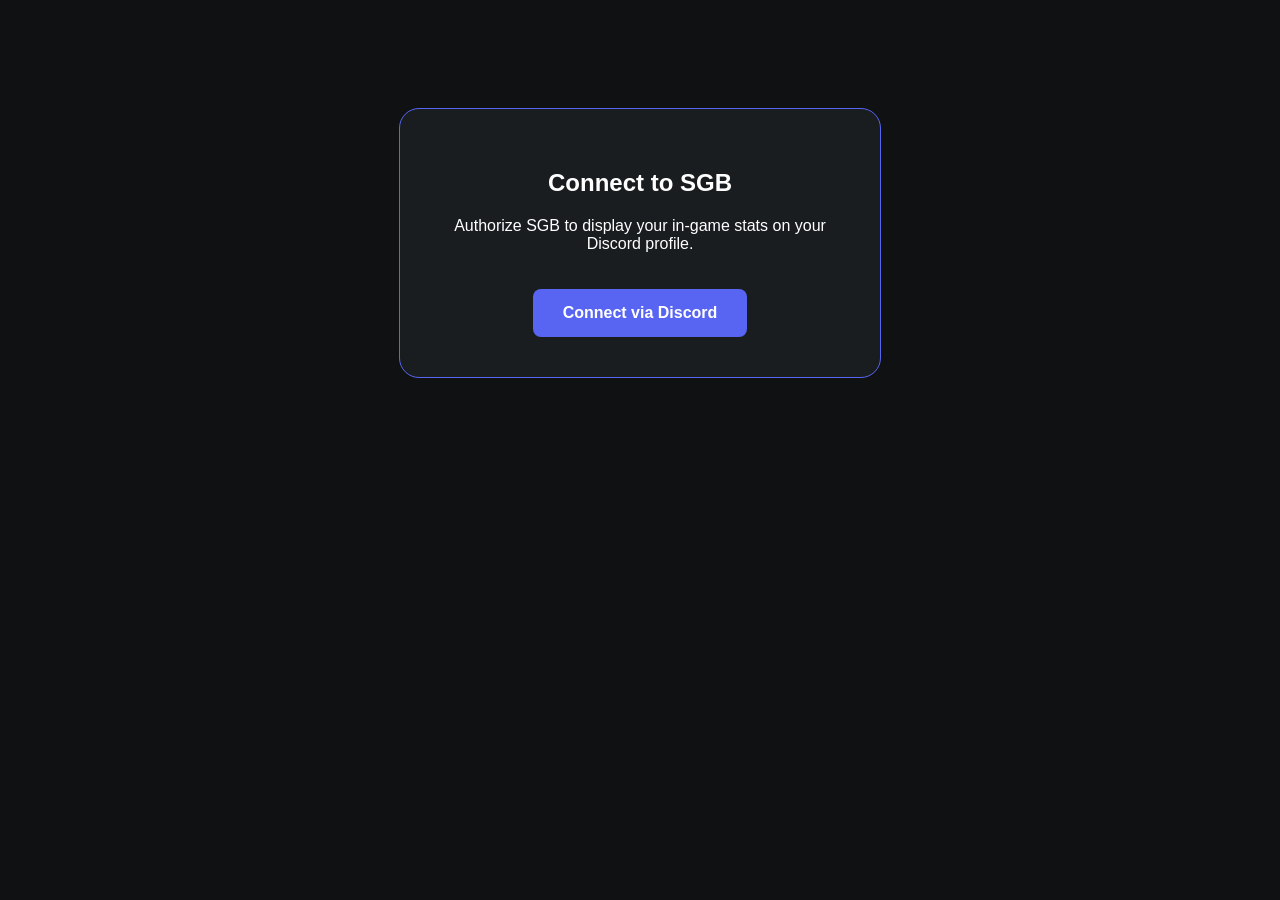
<file: linked-role.html>
<!DOCTYPE html>
<html lang="en">
<head>
    <meta charset="UTF-8">
    <meta name="viewport" content="width=device-width, initial-scale=1.0">
    <title>SGB | Linked Roles Authentication</title>
    <style>
        body { font-family: 'Inter', sans-serif; background: #0f1113; color: white; text-align: center; padding: 100px 20px; }
        .auth-card { background: #1a1d1f; padding: 40px; border-radius: 20px; border: 1px solid #5865F2; max-width: 400px; margin: 0 auto; }
        .btn-auth { background: #5865F2; color: white; padding: 15px 30px; border-radius: 8px; text-decoration: none; font-weight: bold; display: inline-block; margin-top: 20px; transition: 0.3s; }
        .btn-auth:hover { background: #4752c4; transform: scale(1.05); }
        .success-msg { color: #43b581; font-weight: bold; display: none; }
    </style>
</head>
<body>
    <div class="auth-card" id="card">
        <div id="auth-ui">
            <h2>Connect to SGB</h2>
            <p>Authorize SGB to display your in-game stats on your Discord profile.</p>
            <a href="https://discord.com/oauth2/authorize?client_id=1480049103160348672&response_type=code&redirect_uri=https%3A%2F%2Fshinorail.github.io%2Fsgb%2Flinked-role.html&scope=role_connections.write" class="btn-auth">
                Connect via Discord
            </a>
        </div>
        
        <div id="success-ui" style="display: none;">
            <h2 style="color: #43b581;">Success!</h2>
            <p>連携が完了しました！<br>Discordに戻ってプロフィールを確認してください。</p>
            <a href="index.html" style="color: #b5bac1; text-decoration: none; font-size: 0.9rem;">▶ おしろにもどる</a>
        </div>
    </div>

    <script>
        // URLに "code=" が含まれているかチェック
        const urlParams = new URLSearchParams(window.location.search);
        if (urlParams.has('code')) {
            // 認証ボタンを隠して、成功メッセージを出す
            document.getElementById('auth-ui').style.display = 'none';
            document.getElementById('success-ui').style.display = 'block';
        }
    </script>
</body>
</html>
</file>
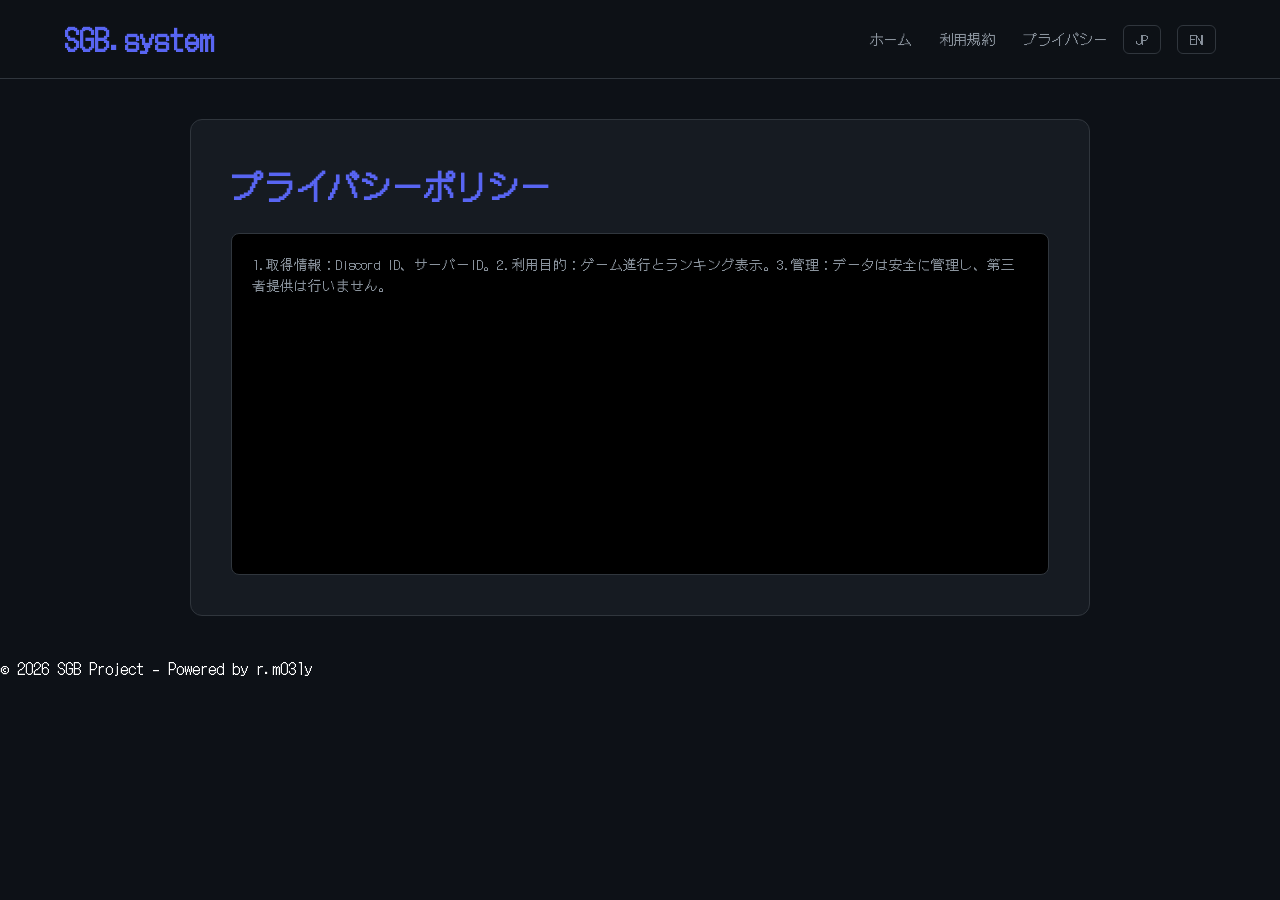
<file: privacy.html>
<!DOCTYPE html>
<html lang="ja">
<head>
    <meta charset="UTF-8">
    <meta name="viewport" content="width=device-width, initial-scale=1.0">
    <title>SGB | Privacy Policy</title>
    <link rel="stylesheet" href="style.css">
    <script src="script.js" defer></script>
</head>
<body>
    <nav class="navbar">
        <div class="logo">SGB.<span>system</span></div>
        <div class="nav-links">
            <a href="index.html" data-t="nav-home"></a>
            <a href="terms.html" data-t="nav-terms"></a>
            <a href="privacy.html" data-t="nav-privacy"></a>
            <span class="lang-switcher">
                <button onclick="switchLang('ja')" class="btn-lang">JP</button>
                <button onclick="switchLang('en')" class="btn-lang">EN</button>
            </span>
        </div>
    </nav>

    <main class="container">
        <div class="content-box">
            <h1 data-t="priv-h1"></h1>
            <div class="long-text" data-t="priv-body"></div>
        </div>
    </main>

    <footer>
        <p data-t="footer"></p>
    </footer>
</body>
</html>
</file>
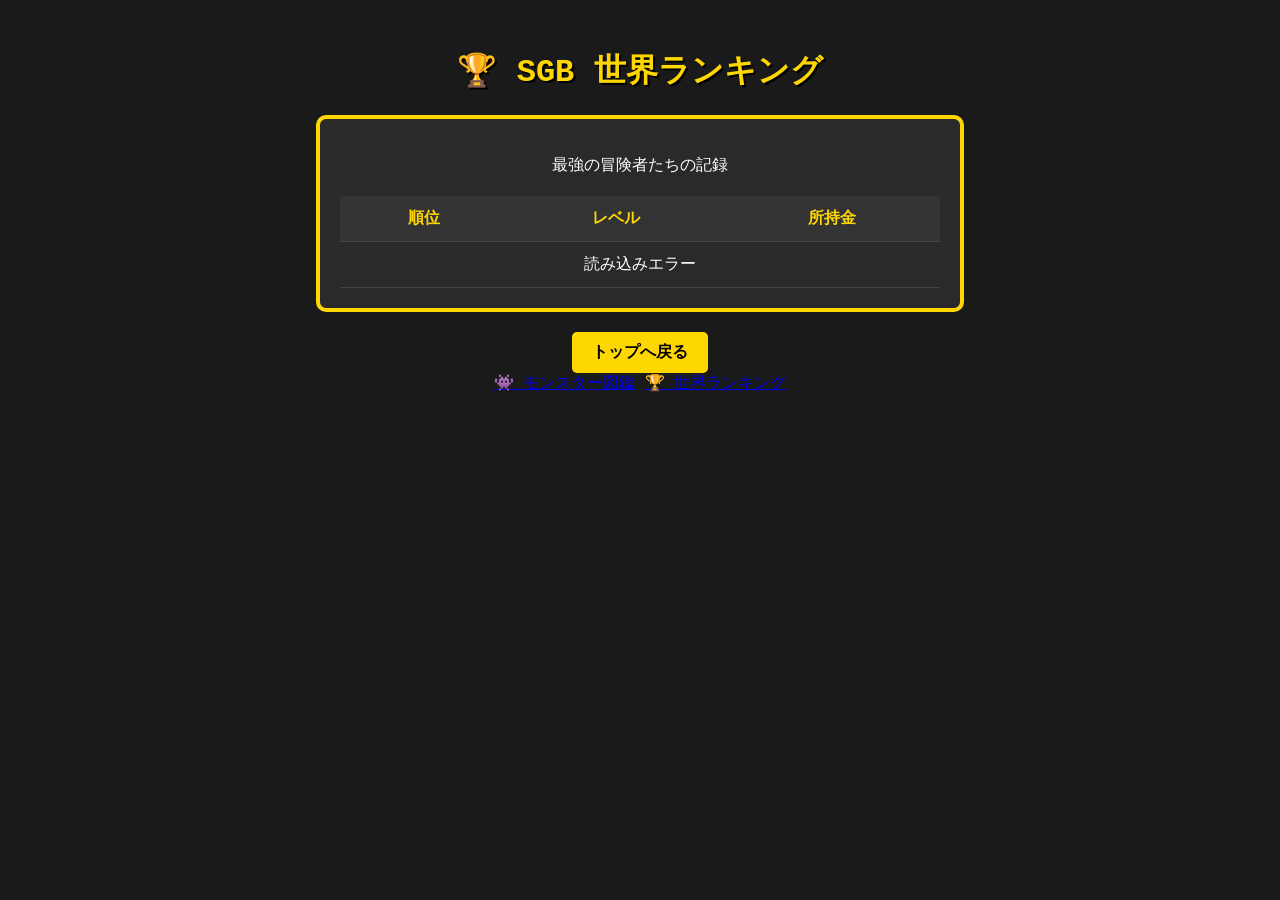
<file: ranking.html>
<!DOCTYPE html>
<html lang="ja">
<head>
    <meta charset="UTF-8">
    <meta name="viewport" content="width=device-width, initial-scale=1.0">
    <title>SGB RPG - 世界ランキング</title>
    <style>
        body {
            background-color: #1a1a1a;
            color: #ffffff;
            font-family: 'Courier New', Courier, monospace;
            text-align: center;
            padding: 20px;
        }
        h1 { color: #ffd700; text-shadow: 2px 2px #000; }
        .ranking-container {
            max-width: 600px;
            margin: auto;
            background: #2a2a2a;
            padding: 20px;
            border: 4px solid #ffd700;
            border-radius: 10px;
        }
        table {
            width: 100%;
            border-collapse: collapse;
            margin-top: 20px;
        }
        th, td {
            padding: 12px;
            border-bottom: 1px solid #444;
        }
        th { background-color: #333; color: #ffd700; }
        .rank-1 { color: #ff4500; font-weight: bold; font-size: 1.2em; }
        .gold { color: #ffd700; }
        .back-btn {
            display: inline-block;
            margin-top: 20px;
            padding: 10px 20px;
            background: #ffd700;
            color: #000;
            text-decoration: none;
            font-weight: bold;
            border-radius: 5px;
        }
    </style>
</head>
<body>

    <h1>🏆 SGB 世界ランキング</h1>
    <div class="ranking-container">
        <p>最強の冒険者たちの記録</p>
        <table>
            <thead>
                <tr>
                    <th>順位</th>
                    <th>レベル</th>
                    <th>所持金</th>
                </tr>
            </thead>
            <tbody id="ranking-data">
                </tbody>
        </table>
    </div>

    <a href="index.html" class="back-btn">トップへ戻る</a>

    <script>
        // ranking.json を読み込んで表示する
        async function loadRanking() {
            try {
                // キャッシュを避けるためにクエリパラメータを追加
                const response = await fetch('ranking.json?t=' + new Date().getTime());
                const data = await response.json();
                const tableBody = document.getElementById('ranking-data');

                if (data.length === 0) {
                    tableBody.innerHTML = "<tr><td colspan='3'>データがありません</td></tr>";
                    return;
                }

                data.forEach(user => {
                    const row = document.createElement('tr');
                    const rankClass = user.rank === 1 ? 'rank-1' : '';
                    
                    row.innerHTML = `
                        <td class="${rankClass}">${user.rank}位</td>
                        <td>Lv.${user.lv}</td>
                        <td class="gold">${user.gold.toLocaleString()} G</td>
                    `;
                    tableBody.appendChild(row);
                });
            } catch (error) {
                console.error("ランキングの読み込みに失敗しました:", error);
                document.getElementById('ranking-data').innerHTML = "<tr><td colspan='3'>読み込みエラー</td></tr>";
            }
        }

        loadRanking();
    </script>
    <div class="menu-container">
    <a href="zukan.html" class="btn-ranking">👾 モンスター図鑑</a>
    <a href="ranking.html" class="btn-ranking">🏆 世界ランキング</a>
</div>
</body>
</html>
</file>
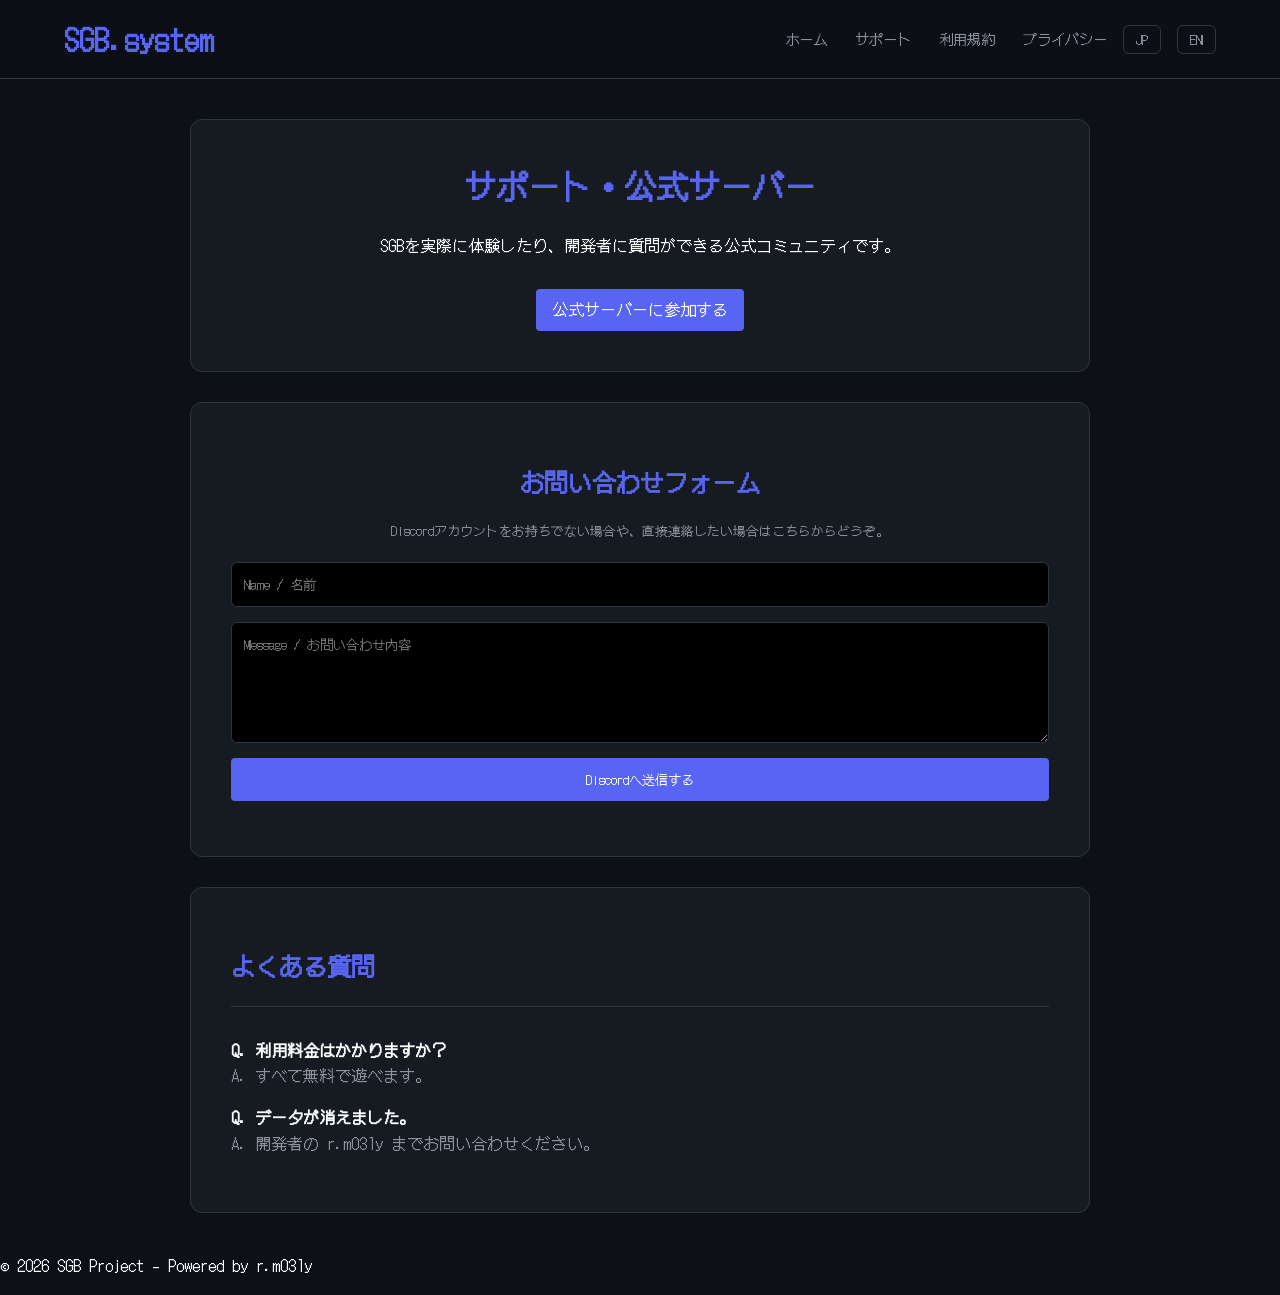
<file: support.html>
<!DOCTYPE html>
<html lang="ja">
<head>
    <meta charset="UTF-8">
    <meta name="viewport" content="width=device-width, initial-scale=1.0">
    <title>SGB | Support</title>
    <link rel="stylesheet" href="style.css">
    <script src="script.js" defer></script>
</head>
<body>
    <nav class="navbar">
        <div class="logo">SGB.<span>system</span></div>
        <div class="nav-links">
            <a href="index.html" data-t="nav-home"></a>
            <a href="support.html" data-t="nav-support"></a>
            <a href="terms.html" data-t="nav-terms"></a>
            <a href="privacy.html" data-t="nav-privacy"></a>
            <span class="lang-switcher">
                <button onclick="switchLang('ja')" class="btn-lang">JP</button>
                <button onclick="switchLang('en')" class="btn-lang">EN</button>
            </span>
        </div>
    </nav>

    <main class="container">
        <div class="content-box" style="text-align: center; margin-bottom: 30px;">
            <h1 data-t="sup-h1"></h1>
            <p data-t="sup-p"></p>
            <a href="https://discord.gg/Z5uMU8hAr5" class="btn-cmd" style="display:inline-block; text-decoration:none; margin-top:15px; background: #5865F2;" data-t="sup-btn"></a>
        </div>

        <div class="content-box">
            <h2 data-t="form-h1" style="color: var(--accent); text-align: center;"></h2>
            <p style="font-size: 0.8rem; color: var(--text-sub); margin-bottom: 20px; text-align: center;">
                Discordアカウントをお持ちでない場合や、直接連絡したい場合はこちらからどうぞ。
            </p>
            <form id="contact-form" style="display: flex; flex-direction: column; gap: 15px;">
                <input type="text" id="form-name" placeholder="Name / 名前" required 
                       style="padding: 12px; border-radius: 6px; border: 1px solid var(--border); background: #000; color: #fff; font-family: var(--font-dq);">
                <textarea id="form-msg" placeholder="Message / お問い合わせ内容" rows="5" required 
                          style="padding: 12px; border-radius: 6px; border: 1px solid var(--border); background: #000; color: #fff; font-family: var(--font-dq);"></textarea>
                <button type="submit" class="btn-cmd" style="background: var(--accent); padding: 12px;" data-t="form-btn"></button>
            </form>
            <div id="form-status" style="margin-top: 15px; text-align: center; font-size: 0.9rem;"></div>
        </div>

        <div class="content-box" style="margin-top: 30px;">
            <h2 data-t="faq-h1" style="color: var(--accent);"></h2>
            <div style="text-align: left; border-top: 1px solid var(--border); padding-top: 15px;">
                <p><strong data-t="faq-q1"></strong><br><span data-t="faq-a1" style="color: var(--text-sub);"></span></p>
                <p style="margin-top: 15px;"><strong data-t="faq-q2"></strong><br><span data-t="faq-a2" style="color: var(--text-sub);"></span></p>
            </div>
        </div>
    </main>

    <footer><p data-t="footer"></p></footer>
</body>
</html>
</file>
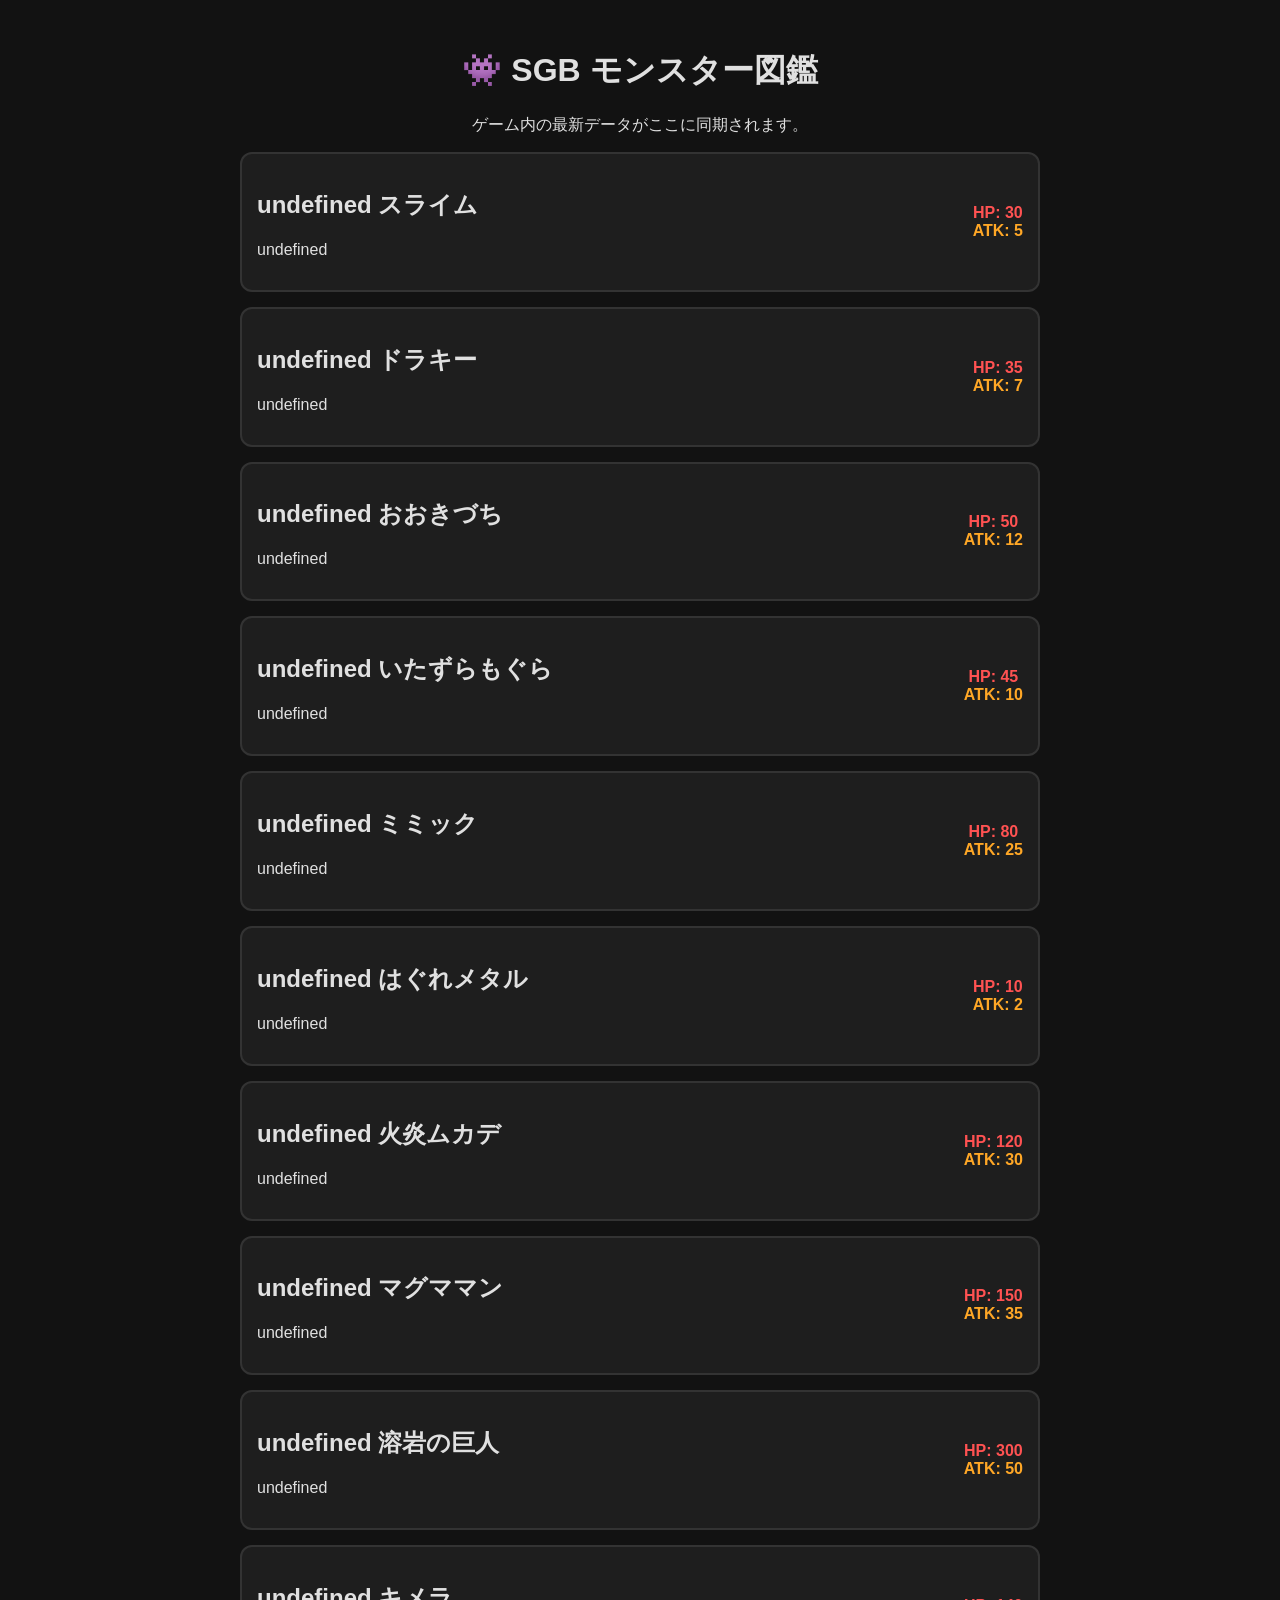
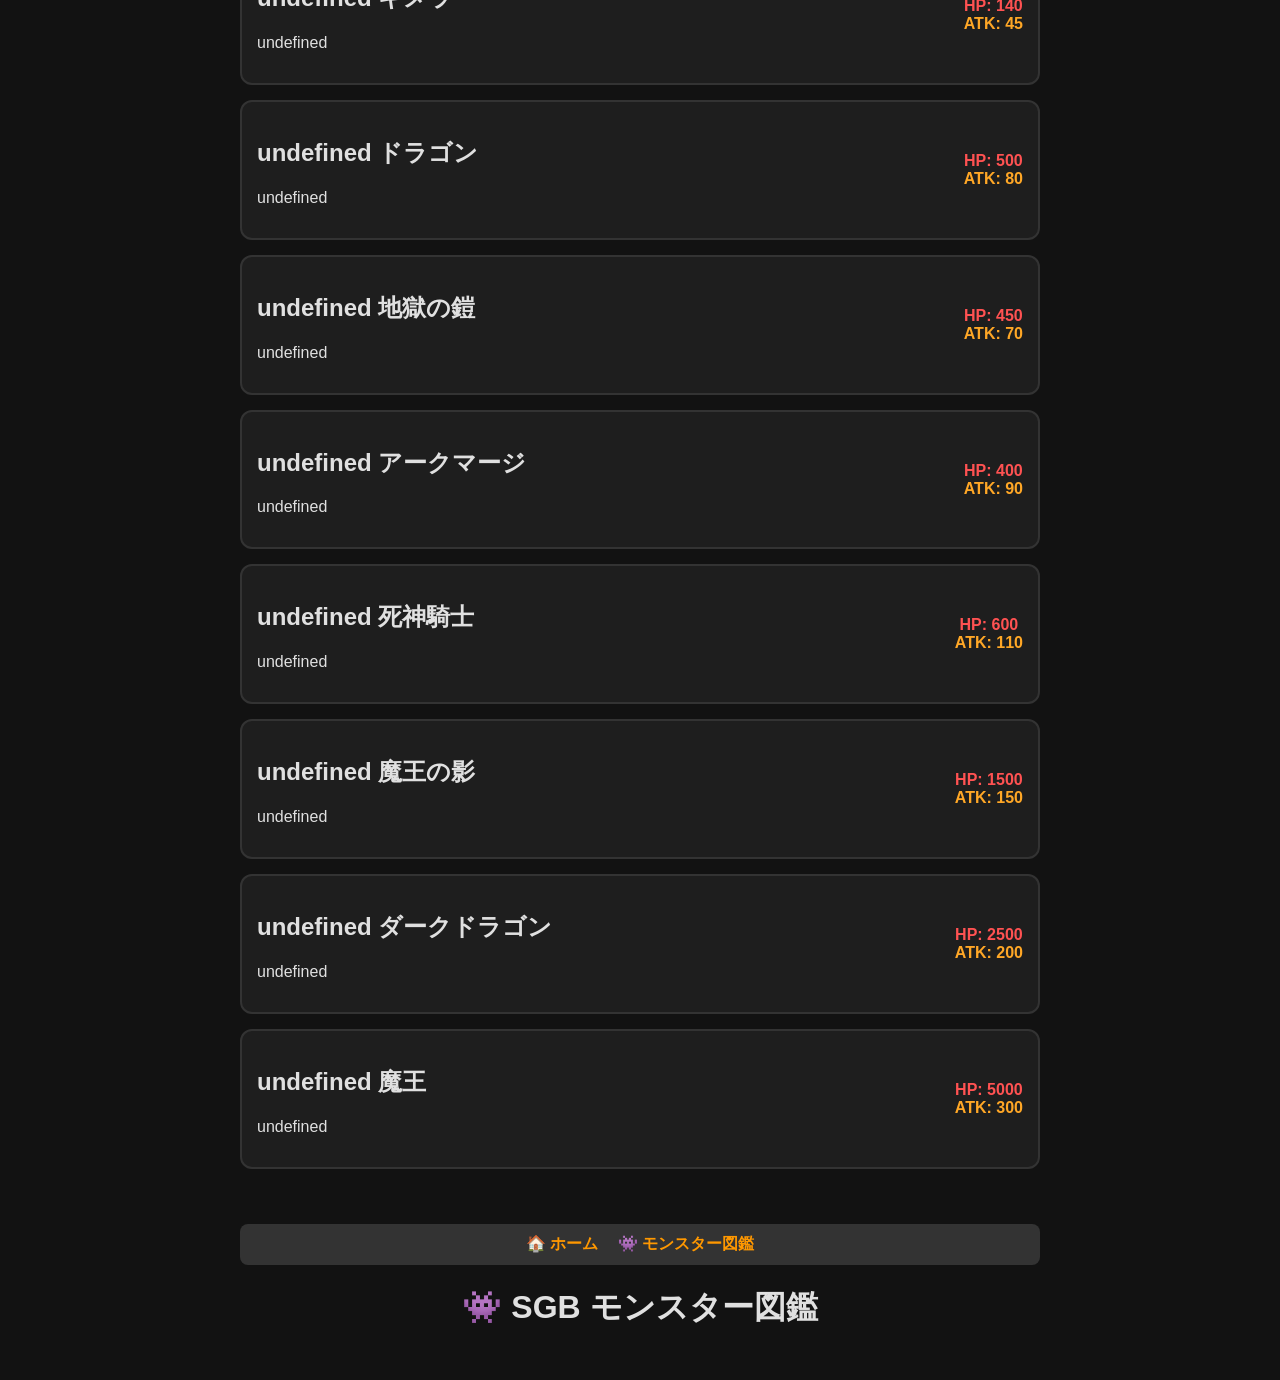
<file: zukan.html>
<!DOCTYPE html>
<html lang="ja">
<head>
    <meta charset="UTF-8">
    <meta name="viewport" content="width=device-width, initial-scale=1.0">
    <title>SGB モンスター図鑑</title>
    <style>
        body { font-family: 'Segoe UI', Tahoma, Geneva, Verdana, sans-serif; background: #121212; color: #e0e0e0; text-align: center; }
        .container { max-width: 800px; margin: auto; padding: 20px; }
        .monster-card { background: #1e1e1e; border: 2px solid #333; border-radius: 12px; padding: 15px; margin: 15px 0; display: flex; justify-content: space-between; align-items: center; transition: 0.3s; }
        .monster-card:hover { border-color: #ff9800; transform: scale(1.02); }
        .monster-info { text-align: left; }
        .hp-bar { color: #ff5252; font-weight: bold; }
        .atk-bar { color: #ffa726; font-weight: bold; }
        .rare-tag { background: #ffd700; color: black; padding: 2px 8px; border-radius: 4px; font-size: 0.8em; }
    </style>
</head>
<body>
    <div class="container">
        <h1>👾 SGB モンスター図鑑</h1>
        <p>ゲーム内の最新データがここに同期されます。</p>
        <div id="monster-list">
            </div>
    </div>

    <script>
        // JSONファイルを読み込んで画面に表示する
        fetch('monsters.json')
            .then(response => response.json())
            .then(data => {
                const list = document.getElementById('monster-list');
                data.forEach(m => {
                    const card = document.createElement('div');
                    card.className = 'monster-card';
                    card.innerHTML = `
                        <div class="monster-info">
                            <h2>${m.rare} ${m.name}</h2>
                            <p>${m.desc}</p>
                        </div>
                        <div class="monster-stats">
                            <div class="hp-bar">HP: ${m.hp}</div>
                            <div class="atk-bar">ATK: ${m.atk}</div>
                        </div>
                    `;
                    list.appendChild(card);
                });
            })
            .catch(error => {
                document.getElementById('monster-list').innerHTML = "データの読み込みに失敗しました。monsters.jsonをアップロードしてください。";
            });
    </script>
    <style>
        /* メニューのスタイル */
        .nav-menu { background: #333; padding: 10px; margin-bottom: 20px; border-radius: 8px; display: flex; justify-content: center; gap: 20px; }
        .nav-menu a { color: #ff9800; text-decoration: none; font-weight: bold; }
        .nav-menu a:hover { border-bottom: 2px solid #ff9800; }
        /* (これまでのスタイルはそのまま維持) */
    </style>
</head>
<body>
    <div class="container">
        <nav class="nav-menu">
            <a href="index.html">🏠 ホーム</a>
            <a href="zukan.html">👾 モンスター図鑑</a>
        </nav>

        <h1>👾 SGB モンスター図鑑</h1>
</file>
<file: style.css>
@import url('https://fonts.googleapis.com/css2?family=DotGothic16&display=swap');

:root {
    --bg-dark: #0d1117;
    --card-bg: #161b22;
    --accent: #5865F2;
    --success: #248046;
    --text-main: #ffffff;
    --text-sub: #8b949e;
    --border: #30363d;
    --font-dq: 'DotGothic16', sans-serif;
}

body {
    margin: 0; font-family: var(--font-dq);
    background-color: var(--bg-dark); color: var(--text-main);
    line-height: 1.6; overflow-x: hidden;
}

/* Navigation */
.navbar {
    display: flex; justify-content: space-between; align-items: center;
    padding: 1rem 5%; background: rgba(13, 17, 23, 0.95);
    border-bottom: 1px solid var(--border); position: sticky; top: 0; z-index: 1000;
}
.logo { font-size: 1.8rem; font-weight: bold; color: var(--accent); }
.nav-links a { color: var(--text-sub); text-decoration: none; margin-left: 20px; font-size: 0.9rem; transition: 0.2s; }
.nav-links a:hover { color: var(--text-main); }

/* Language Switcher */
.btn-lang {
    background: transparent; border: 1px solid var(--border);
    color: var(--text-sub); padding: 4px 12px; border-radius: 6px;
    cursor: pointer; font-family: var(--font-dq); margin-left: 8px;
}
.btn-lang:hover { border-color: var(--accent); color: var(--accent); }

/* Layout */
.container { max-width: 900px; margin: 40px auto; padding: 0 20px; }
.content-box {
    background: var(--card-bg); border: 1px solid var(--border);
    padding: 40px; border-radius: 12px; margin-bottom: 25px;
}
h1 { font-size: 2rem; color: var(--accent); margin-top: 0; }
.long-text { font-size: 0.85rem; color: var(--text-sub); text-align: left; white-space: pre-wrap; height: 300px; overflow-y: scroll; border: 1px solid var(--border); padding: 20px; border-radius: 8px; background: #000; }

/* Discord Simulator */
.discord-ui {
    background: #2b2d31; border-radius: 8px; padding: 15px; margin-top: 20px;
    font-family: sans-serif; /* Discord本体は標準フォント */
}
.msg { display: flex; gap: 15px; margin-bottom: 10px; }
.avatar { width: 40px; height: 40px; background: var(--accent); border-radius: 50%; }
.msg-content { flex: 1; }
.bot-name { font-weight: bold; margin-right: 5px; }
.bot-tag { background: var(--accent); font-size: 0.65rem; padding: 2px 4px; border-radius: 3px; }
.embed {
    background: #1e1f22; border-left: 4px solid var(--accent);
    padding: 12px; border-radius: 4px; margin-top: 8px; max-width: 400px;
}

.sim-nav { display: flex; gap: 10px; margin-bottom: 20px; flex-wrap: wrap; }
.btn-cmd {
    background: var(--success); color: white; border: none; padding: 8px 16px;
    border-radius: 4px; cursor: pointer; font-family: var(--font-dq);
}
</file>
